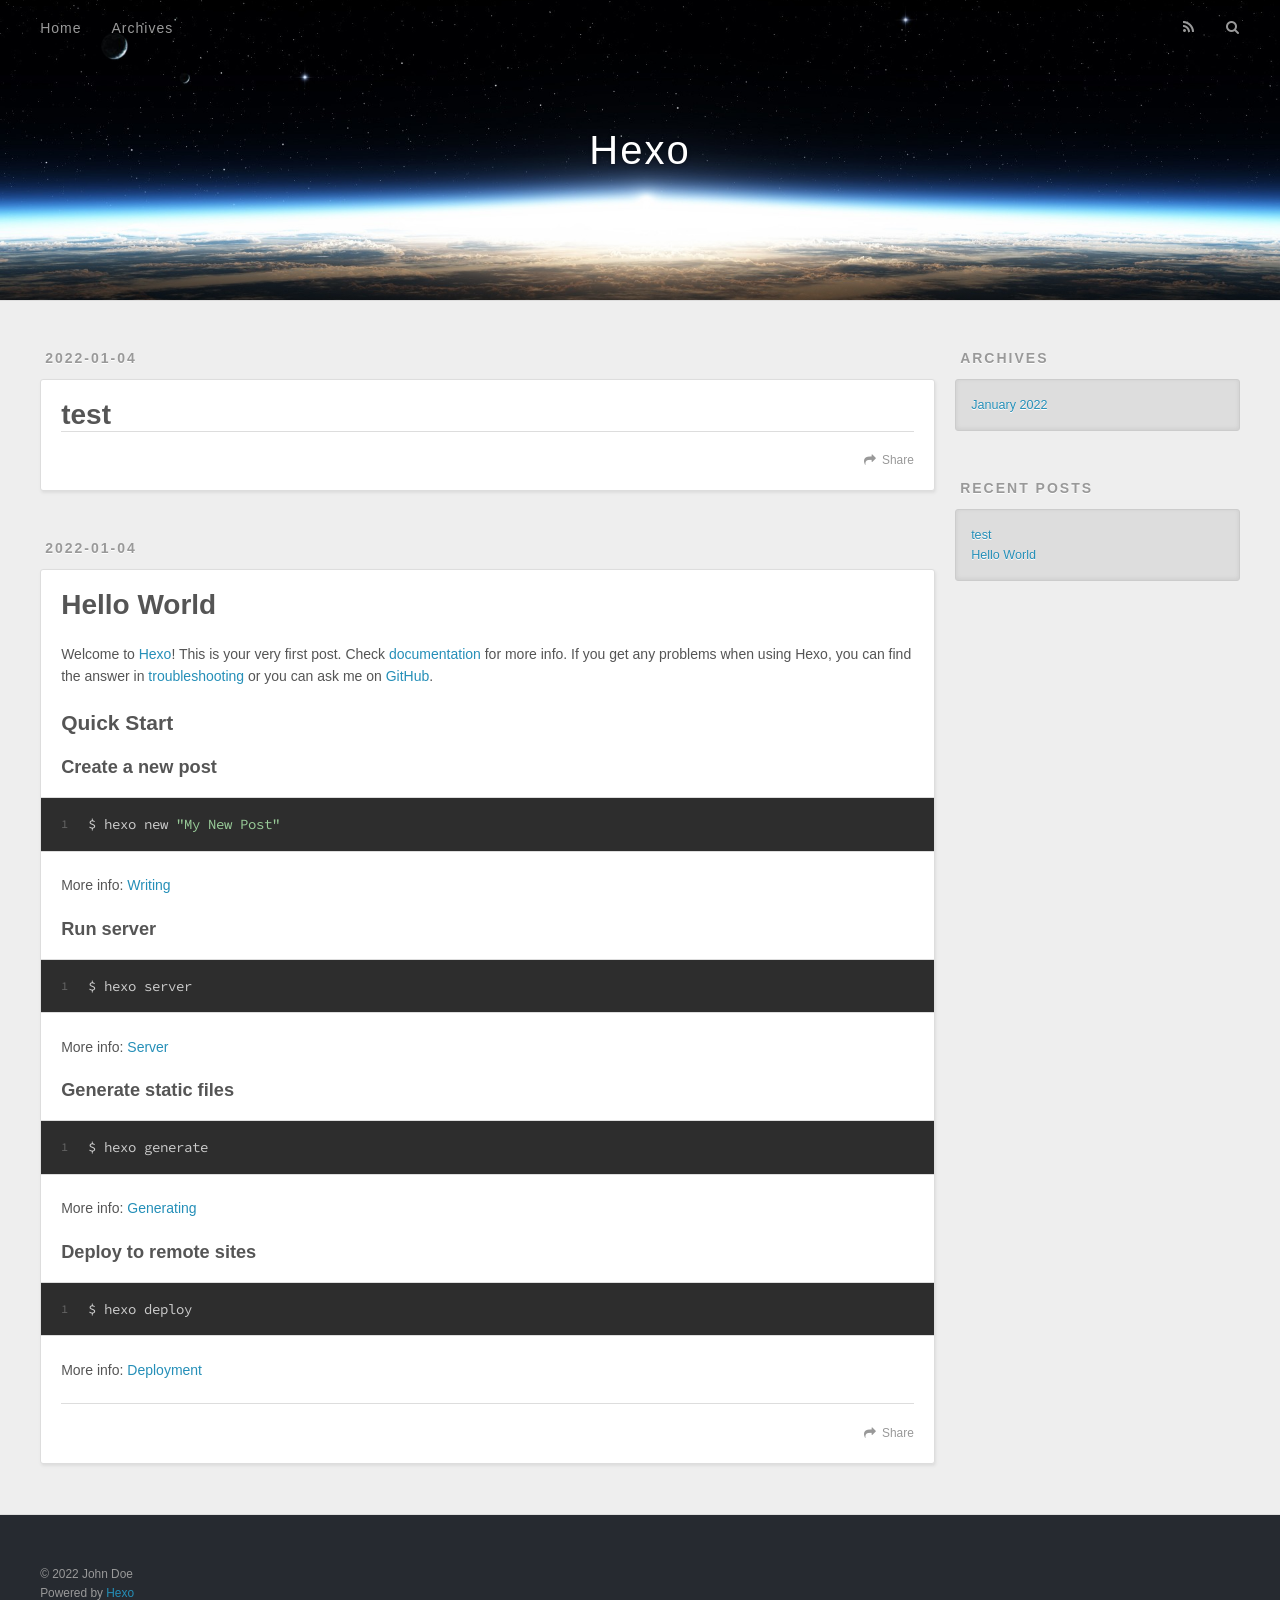
<file: index.html>
<!DOCTYPE html>
<html>
<head>
  <meta charset="utf-8">
  

  
  <title>Hexo</title>
  <meta name="viewport" content="width=device-width, initial-scale=1, maximum-scale=1">
  <meta property="og:type" content="website">
<meta property="og:title" content="Hexo">
<meta property="og:url" content="http://example.com/index.html">
<meta property="og:site_name" content="Hexo">
<meta property="og:locale" content="en_US">
<meta property="article:author" content="John Doe">
<meta name="twitter:card" content="summary">
  
    <link rel="alternate" href="/atom.xml" title="Hexo" type="application/atom+xml">
  
  
    <link rel="icon" href="/favicon.png">
  
  
    <link href="//fonts.googleapis.com/css?family=Source+Code+Pro" rel="stylesheet" type="text/css">
  
  
<link rel="stylesheet" href="/css/style.css">

<meta name="generator" content="Hexo 5.4.0"></head>

<body>
  <div id="container">
    <div id="wrap">
      <header id="header">
  <div id="banner"></div>
  <div id="header-outer" class="outer">
    <div id="header-title" class="inner">
      <h1 id="logo-wrap">
        <a href="/" id="logo">Hexo</a>
      </h1>
      
    </div>
    <div id="header-inner" class="inner">
      <nav id="main-nav">
        <a id="main-nav-toggle" class="nav-icon"></a>
        
          <a class="main-nav-link" href="/">Home</a>
        
          <a class="main-nav-link" href="/archives">Archives</a>
        
      </nav>
      <nav id="sub-nav">
        
          <a id="nav-rss-link" class="nav-icon" href="/atom.xml" title="RSS Feed"></a>
        
        <a id="nav-search-btn" class="nav-icon" title="Search"></a>
      </nav>
      <div id="search-form-wrap">
        <form action="//google.com/search" method="get" accept-charset="UTF-8" class="search-form"><input type="search" name="q" class="search-form-input" placeholder="Search"><button type="submit" class="search-form-submit">&#xF002;</button><input type="hidden" name="sitesearch" value="http://example.com"></form>
      </div>
    </div>
  </div>
</header>
      <div class="outer">
        <section id="main">
  
    <article id="post-test" class="article article-type-post" itemscope itemprop="blogPost">
  <div class="article-meta">
    <a href="/2022/01/04/test/" class="article-date">
  <time datetime="2022-01-04T12:18:44.000Z" itemprop="datePublished">2022-01-04</time>
</a>
    
  </div>
  <div class="article-inner">
    
    
      <header class="article-header">
        
  
    <h1 itemprop="name">
      <a class="article-title" href="/2022/01/04/test/">test</a>
    </h1>
  

      </header>
    
    <div class="article-entry" itemprop="articleBody">
      
        
      
    </div>
    <footer class="article-footer">
      <a data-url="http://example.com/2022/01/04/test/" data-id="cky03uu4i0001tw7be2qogeb2" class="article-share-link">Share</a>
      
      
    </footer>
  </div>
  
</article>


  
    <article id="post-hello-world" class="article article-type-post" itemscope itemprop="blogPost">
  <div class="article-meta">
    <a href="/2022/01/04/hello-world/" class="article-date">
  <time datetime="2022-01-04T12:12:17.335Z" itemprop="datePublished">2022-01-04</time>
</a>
    
  </div>
  <div class="article-inner">
    
    
      <header class="article-header">
        
  
    <h1 itemprop="name">
      <a class="article-title" href="/2022/01/04/hello-world/">Hello World</a>
    </h1>
  

      </header>
    
    <div class="article-entry" itemprop="articleBody">
      
        <p>Welcome to <a target="_blank" rel="noopener" href="https://hexo.io/">Hexo</a>! This is your very first post. Check <a target="_blank" rel="noopener" href="https://hexo.io/docs/">documentation</a> for more info. If you get any problems when using Hexo, you can find the answer in <a target="_blank" rel="noopener" href="https://hexo.io/docs/troubleshooting.html">troubleshooting</a> or you can ask me on <a target="_blank" rel="noopener" href="https://github.com/hexojs/hexo/issues">GitHub</a>.</p>
<h2 id="Quick-Start"><a href="#Quick-Start" class="headerlink" title="Quick Start"></a>Quick Start</h2><h3 id="Create-a-new-post"><a href="#Create-a-new-post" class="headerlink" title="Create a new post"></a>Create a new post</h3><figure class="highlight bash"><table><tr><td class="gutter"><pre><span class="line">1</span><br></pre></td><td class="code"><pre><span class="line">$ hexo new <span class="string">&quot;My New Post&quot;</span></span><br></pre></td></tr></table></figure>

<p>More info: <a target="_blank" rel="noopener" href="https://hexo.io/docs/writing.html">Writing</a></p>
<h3 id="Run-server"><a href="#Run-server" class="headerlink" title="Run server"></a>Run server</h3><figure class="highlight bash"><table><tr><td class="gutter"><pre><span class="line">1</span><br></pre></td><td class="code"><pre><span class="line">$ hexo server</span><br></pre></td></tr></table></figure>

<p>More info: <a target="_blank" rel="noopener" href="https://hexo.io/docs/server.html">Server</a></p>
<h3 id="Generate-static-files"><a href="#Generate-static-files" class="headerlink" title="Generate static files"></a>Generate static files</h3><figure class="highlight bash"><table><tr><td class="gutter"><pre><span class="line">1</span><br></pre></td><td class="code"><pre><span class="line">$ hexo generate</span><br></pre></td></tr></table></figure>

<p>More info: <a target="_blank" rel="noopener" href="https://hexo.io/docs/generating.html">Generating</a></p>
<h3 id="Deploy-to-remote-sites"><a href="#Deploy-to-remote-sites" class="headerlink" title="Deploy to remote sites"></a>Deploy to remote sites</h3><figure class="highlight bash"><table><tr><td class="gutter"><pre><span class="line">1</span><br></pre></td><td class="code"><pre><span class="line">$ hexo deploy</span><br></pre></td></tr></table></figure>

<p>More info: <a target="_blank" rel="noopener" href="https://hexo.io/docs/one-command-deployment.html">Deployment</a></p>

      
    </div>
    <footer class="article-footer">
      <a data-url="http://example.com/2022/01/04/hello-world/" data-id="cky03uu4d0000tw7bdc1800kq" class="article-share-link">Share</a>
      
      
    </footer>
  </div>
  
</article>


  


</section>
        
          <aside id="sidebar">
  
    

  
    

  
    
  
    
  <div class="widget-wrap">
    <h3 class="widget-title">Archives</h3>
    <div class="widget">
      <ul class="archive-list"><li class="archive-list-item"><a class="archive-list-link" href="/archives/2022/01/">January 2022</a></li></ul>
    </div>
  </div>


  
    
  <div class="widget-wrap">
    <h3 class="widget-title">Recent Posts</h3>
    <div class="widget">
      <ul>
        
          <li>
            <a href="/2022/01/04/test/">test</a>
          </li>
        
          <li>
            <a href="/2022/01/04/hello-world/">Hello World</a>
          </li>
        
      </ul>
    </div>
  </div>

  
</aside>
        
      </div>
      <footer id="footer">
  
  <div class="outer">
    <div id="footer-info" class="inner">
      &copy; 2022 John Doe<br>
      Powered by <a href="http://hexo.io/" target="_blank">Hexo</a>
    </div>
  </div>
</footer>
    </div>
    <nav id="mobile-nav">
  
    <a href="/" class="mobile-nav-link">Home</a>
  
    <a href="/archives" class="mobile-nav-link">Archives</a>
  
</nav>
    

<script src="//ajax.googleapis.com/ajax/libs/jquery/2.0.3/jquery.min.js"></script>


  
<link rel="stylesheet" href="/fancybox/jquery.fancybox.css">

  
<script src="/fancybox/jquery.fancybox.pack.js"></script>




<script src="/js/script.js"></script>




  </div>
</body>
</html>
</file>
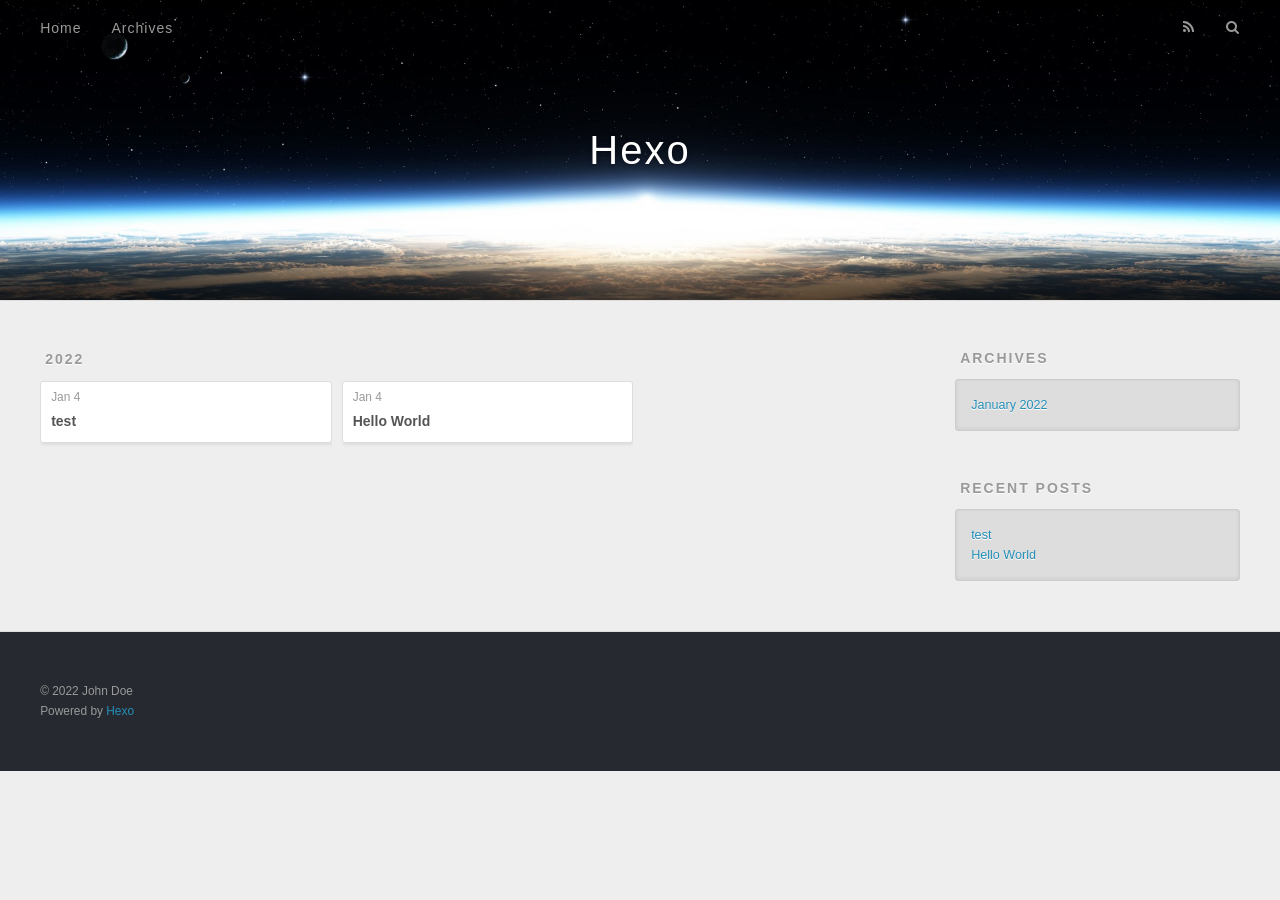
<file: archives/index.html>
<!DOCTYPE html>
<html>
<head>
  <meta charset="utf-8">
  

  
  <title>Archives | Hexo</title>
  <meta name="viewport" content="width=device-width, initial-scale=1, maximum-scale=1">
  <meta property="og:type" content="website">
<meta property="og:title" content="Hexo">
<meta property="og:url" content="http://example.com/archives/index.html">
<meta property="og:site_name" content="Hexo">
<meta property="og:locale" content="en_US">
<meta property="article:author" content="John Doe">
<meta name="twitter:card" content="summary">
  
    <link rel="alternate" href="/atom.xml" title="Hexo" type="application/atom+xml">
  
  
    <link rel="icon" href="/favicon.png">
  
  
    <link href="//fonts.googleapis.com/css?family=Source+Code+Pro" rel="stylesheet" type="text/css">
  
  
<link rel="stylesheet" href="/css/style.css">

<meta name="generator" content="Hexo 5.4.0"></head>

<body>
  <div id="container">
    <div id="wrap">
      <header id="header">
  <div id="banner"></div>
  <div id="header-outer" class="outer">
    <div id="header-title" class="inner">
      <h1 id="logo-wrap">
        <a href="/" id="logo">Hexo</a>
      </h1>
      
    </div>
    <div id="header-inner" class="inner">
      <nav id="main-nav">
        <a id="main-nav-toggle" class="nav-icon"></a>
        
          <a class="main-nav-link" href="/">Home</a>
        
          <a class="main-nav-link" href="/archives">Archives</a>
        
      </nav>
      <nav id="sub-nav">
        
          <a id="nav-rss-link" class="nav-icon" href="/atom.xml" title="RSS Feed"></a>
        
        <a id="nav-search-btn" class="nav-icon" title="Search"></a>
      </nav>
      <div id="search-form-wrap">
        <form action="//google.com/search" method="get" accept-charset="UTF-8" class="search-form"><input type="search" name="q" class="search-form-input" placeholder="Search"><button type="submit" class="search-form-submit">&#xF002;</button><input type="hidden" name="sitesearch" value="http://example.com"></form>
      </div>
    </div>
  </div>
</header>
      <div class="outer">
        <section id="main">
  
  
    
    
      
      
      <section class="archives-wrap">
        <div class="archive-year-wrap">
          <a href="/archives/2022" class="archive-year">2022</a>
        </div>
        <div class="archives">
    
    <article class="archive-article archive-type-post">
  <div class="archive-article-inner">
    <header class="archive-article-header">
      <a href="/2022/01/04/test/" class="archive-article-date">
  <time datetime="2022-01-04T12:18:44.000Z" itemprop="datePublished">Jan 4</time>
</a>
      
  
    <h1 itemprop="name">
      <a class="archive-article-title" href="/2022/01/04/test/">test</a>
    </h1>
  

    </header>
  </div>
</article>
  
    
    
    <article class="archive-article archive-type-post">
  <div class="archive-article-inner">
    <header class="archive-article-header">
      <a href="/2022/01/04/hello-world/" class="archive-article-date">
  <time datetime="2022-01-04T12:12:17.335Z" itemprop="datePublished">Jan 4</time>
</a>
      
  
    <h1 itemprop="name">
      <a class="archive-article-title" href="/2022/01/04/hello-world/">Hello World</a>
    </h1>
  

    </header>
  </div>
</article>
  
  
    </div></section>
  


</section>
        
          <aside id="sidebar">
  
    

  
    

  
    
  
    
  <div class="widget-wrap">
    <h3 class="widget-title">Archives</h3>
    <div class="widget">
      <ul class="archive-list"><li class="archive-list-item"><a class="archive-list-link" href="/archives/2022/01/">January 2022</a></li></ul>
    </div>
  </div>


  
    
  <div class="widget-wrap">
    <h3 class="widget-title">Recent Posts</h3>
    <div class="widget">
      <ul>
        
          <li>
            <a href="/2022/01/04/test/">test</a>
          </li>
        
          <li>
            <a href="/2022/01/04/hello-world/">Hello World</a>
          </li>
        
      </ul>
    </div>
  </div>

  
</aside>
        
      </div>
      <footer id="footer">
  
  <div class="outer">
    <div id="footer-info" class="inner">
      &copy; 2022 John Doe<br>
      Powered by <a href="http://hexo.io/" target="_blank">Hexo</a>
    </div>
  </div>
</footer>
    </div>
    <nav id="mobile-nav">
  
    <a href="/" class="mobile-nav-link">Home</a>
  
    <a href="/archives" class="mobile-nav-link">Archives</a>
  
</nav>
    

<script src="//ajax.googleapis.com/ajax/libs/jquery/2.0.3/jquery.min.js"></script>


  
<link rel="stylesheet" href="/fancybox/jquery.fancybox.css">

  
<script src="/fancybox/jquery.fancybox.pack.js"></script>




<script src="/js/script.js"></script>




  </div>
</body>
</html>
</file>
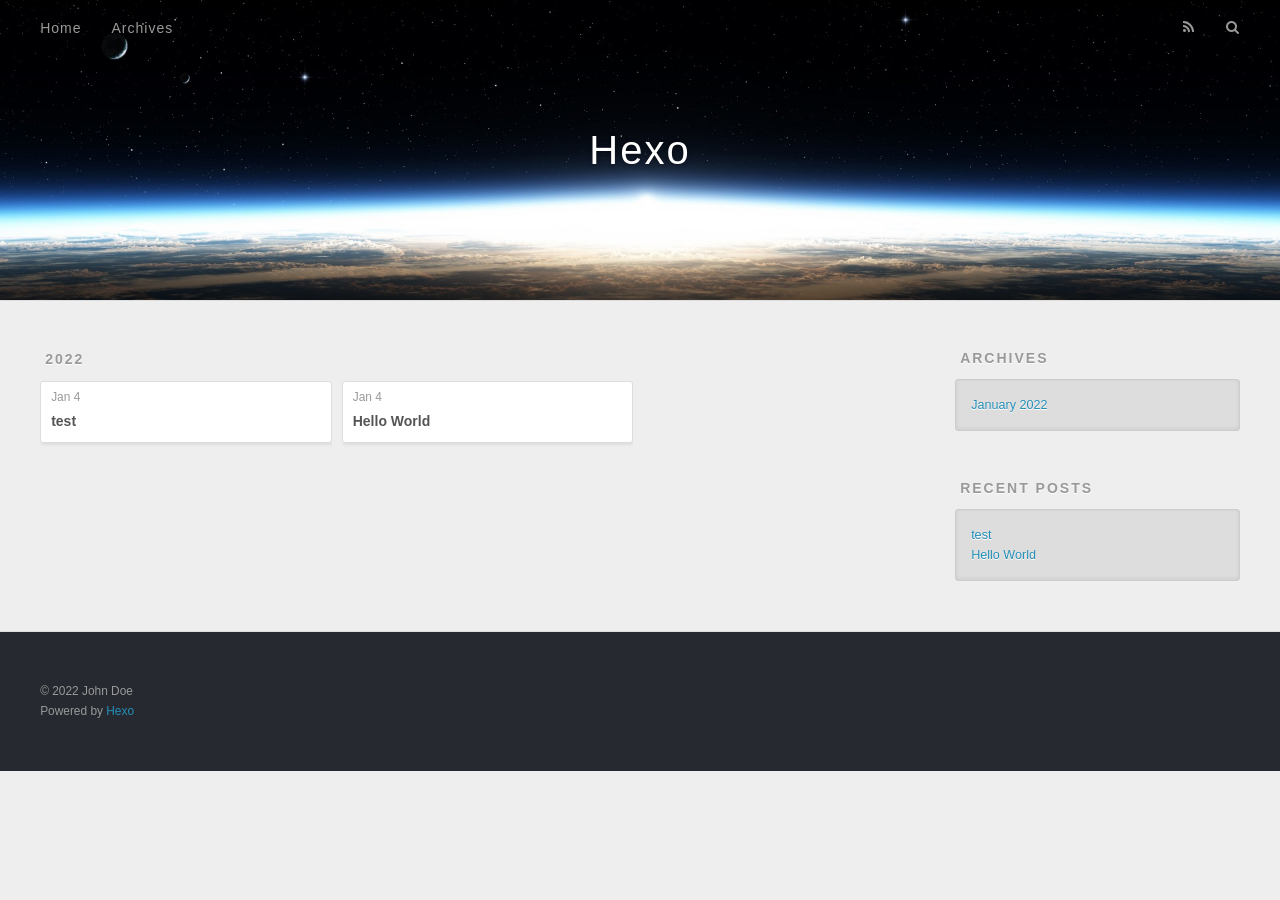
<file: archives/2022/index.html>
<!DOCTYPE html>
<html>
<head>
  <meta charset="utf-8">
  

  
  <title>Archives: 2022 | Hexo</title>
  <meta name="viewport" content="width=device-width, initial-scale=1, maximum-scale=1">
  <meta property="og:type" content="website">
<meta property="og:title" content="Hexo">
<meta property="og:url" content="http://example.com/archives/2022/index.html">
<meta property="og:site_name" content="Hexo">
<meta property="og:locale" content="en_US">
<meta property="article:author" content="John Doe">
<meta name="twitter:card" content="summary">
  
    <link rel="alternate" href="/atom.xml" title="Hexo" type="application/atom+xml">
  
  
    <link rel="icon" href="/favicon.png">
  
  
    <link href="//fonts.googleapis.com/css?family=Source+Code+Pro" rel="stylesheet" type="text/css">
  
  
<link rel="stylesheet" href="/css/style.css">

<meta name="generator" content="Hexo 5.4.0"></head>

<body>
  <div id="container">
    <div id="wrap">
      <header id="header">
  <div id="banner"></div>
  <div id="header-outer" class="outer">
    <div id="header-title" class="inner">
      <h1 id="logo-wrap">
        <a href="/" id="logo">Hexo</a>
      </h1>
      
    </div>
    <div id="header-inner" class="inner">
      <nav id="main-nav">
        <a id="main-nav-toggle" class="nav-icon"></a>
        
          <a class="main-nav-link" href="/">Home</a>
        
          <a class="main-nav-link" href="/archives">Archives</a>
        
      </nav>
      <nav id="sub-nav">
        
          <a id="nav-rss-link" class="nav-icon" href="/atom.xml" title="RSS Feed"></a>
        
        <a id="nav-search-btn" class="nav-icon" title="Search"></a>
      </nav>
      <div id="search-form-wrap">
        <form action="//google.com/search" method="get" accept-charset="UTF-8" class="search-form"><input type="search" name="q" class="search-form-input" placeholder="Search"><button type="submit" class="search-form-submit">&#xF002;</button><input type="hidden" name="sitesearch" value="http://example.com"></form>
      </div>
    </div>
  </div>
</header>
      <div class="outer">
        <section id="main">
  
  
    
    
      
      
      <section class="archives-wrap">
        <div class="archive-year-wrap">
          <a href="/archives/2022" class="archive-year">2022</a>
        </div>
        <div class="archives">
    
    <article class="archive-article archive-type-post">
  <div class="archive-article-inner">
    <header class="archive-article-header">
      <a href="/2022/01/04/test/" class="archive-article-date">
  <time datetime="2022-01-04T12:18:44.000Z" itemprop="datePublished">Jan 4</time>
</a>
      
  
    <h1 itemprop="name">
      <a class="archive-article-title" href="/2022/01/04/test/">test</a>
    </h1>
  

    </header>
  </div>
</article>
  
    
    
    <article class="archive-article archive-type-post">
  <div class="archive-article-inner">
    <header class="archive-article-header">
      <a href="/2022/01/04/hello-world/" class="archive-article-date">
  <time datetime="2022-01-04T12:12:17.335Z" itemprop="datePublished">Jan 4</time>
</a>
      
  
    <h1 itemprop="name">
      <a class="archive-article-title" href="/2022/01/04/hello-world/">Hello World</a>
    </h1>
  

    </header>
  </div>
</article>
  
  
    </div></section>
  


</section>
        
          <aside id="sidebar">
  
    

  
    

  
    
  
    
  <div class="widget-wrap">
    <h3 class="widget-title">Archives</h3>
    <div class="widget">
      <ul class="archive-list"><li class="archive-list-item"><a class="archive-list-link" href="/archives/2022/01/">January 2022</a></li></ul>
    </div>
  </div>


  
    
  <div class="widget-wrap">
    <h3 class="widget-title">Recent Posts</h3>
    <div class="widget">
      <ul>
        
          <li>
            <a href="/2022/01/04/test/">test</a>
          </li>
        
          <li>
            <a href="/2022/01/04/hello-world/">Hello World</a>
          </li>
        
      </ul>
    </div>
  </div>

  
</aside>
        
      </div>
      <footer id="footer">
  
  <div class="outer">
    <div id="footer-info" class="inner">
      &copy; 2022 John Doe<br>
      Powered by <a href="http://hexo.io/" target="_blank">Hexo</a>
    </div>
  </div>
</footer>
    </div>
    <nav id="mobile-nav">
  
    <a href="/" class="mobile-nav-link">Home</a>
  
    <a href="/archives" class="mobile-nav-link">Archives</a>
  
</nav>
    

<script src="//ajax.googleapis.com/ajax/libs/jquery/2.0.3/jquery.min.js"></script>


  
<link rel="stylesheet" href="/fancybox/jquery.fancybox.css">

  
<script src="/fancybox/jquery.fancybox.pack.js"></script>




<script src="/js/script.js"></script>




  </div>
</body>
</html>
</file>
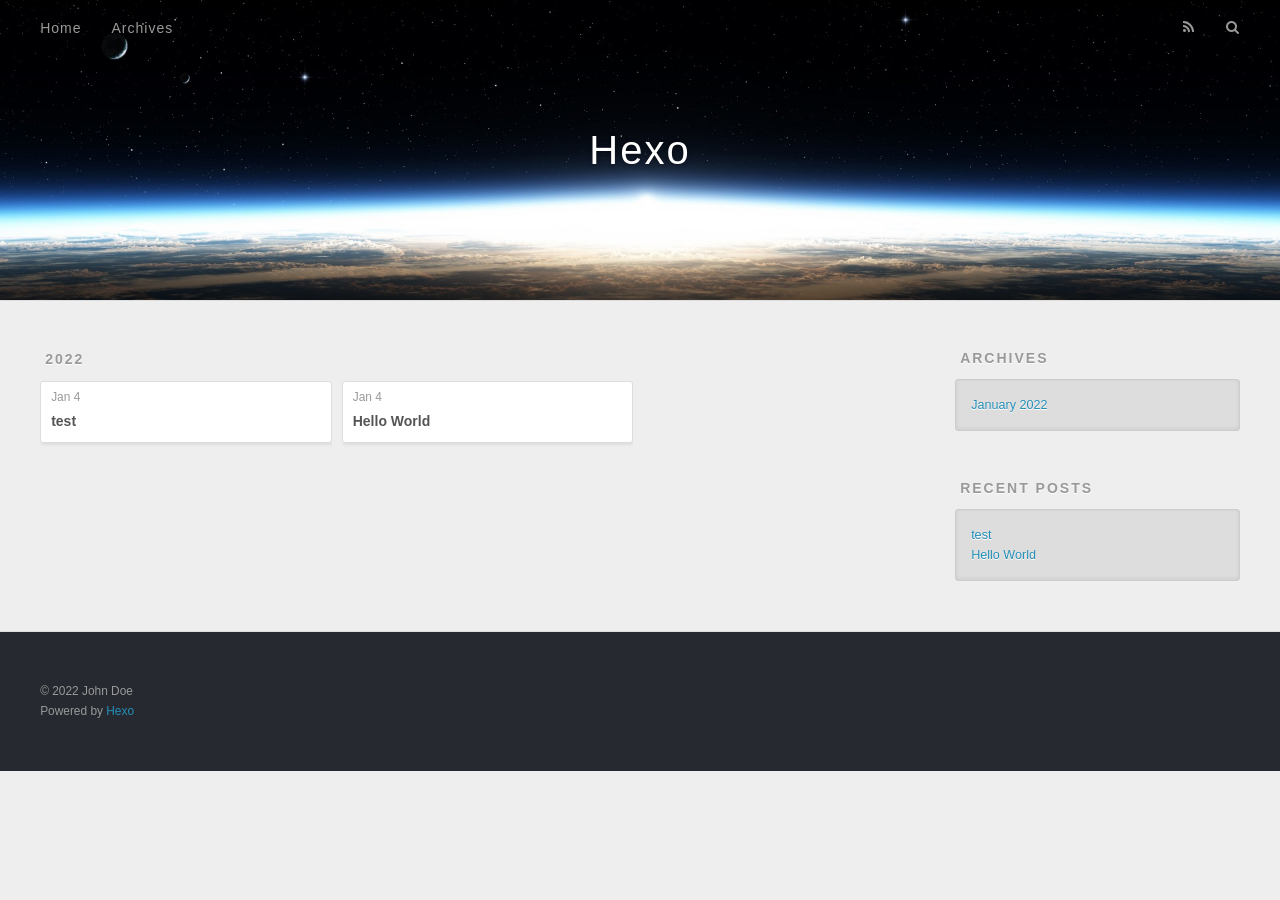
<file: archives/2022/01/index.html>
<!DOCTYPE html>
<html>
<head>
  <meta charset="utf-8">
  

  
  <title>Archives: 2022/1 | Hexo</title>
  <meta name="viewport" content="width=device-width, initial-scale=1, maximum-scale=1">
  <meta property="og:type" content="website">
<meta property="og:title" content="Hexo">
<meta property="og:url" content="http://example.com/archives/2022/01/index.html">
<meta property="og:site_name" content="Hexo">
<meta property="og:locale" content="en_US">
<meta property="article:author" content="John Doe">
<meta name="twitter:card" content="summary">
  
    <link rel="alternate" href="/atom.xml" title="Hexo" type="application/atom+xml">
  
  
    <link rel="icon" href="/favicon.png">
  
  
    <link href="//fonts.googleapis.com/css?family=Source+Code+Pro" rel="stylesheet" type="text/css">
  
  
<link rel="stylesheet" href="/css/style.css">

<meta name="generator" content="Hexo 5.4.0"></head>

<body>
  <div id="container">
    <div id="wrap">
      <header id="header">
  <div id="banner"></div>
  <div id="header-outer" class="outer">
    <div id="header-title" class="inner">
      <h1 id="logo-wrap">
        <a href="/" id="logo">Hexo</a>
      </h1>
      
    </div>
    <div id="header-inner" class="inner">
      <nav id="main-nav">
        <a id="main-nav-toggle" class="nav-icon"></a>
        
          <a class="main-nav-link" href="/">Home</a>
        
          <a class="main-nav-link" href="/archives">Archives</a>
        
      </nav>
      <nav id="sub-nav">
        
          <a id="nav-rss-link" class="nav-icon" href="/atom.xml" title="RSS Feed"></a>
        
        <a id="nav-search-btn" class="nav-icon" title="Search"></a>
      </nav>
      <div id="search-form-wrap">
        <form action="//google.com/search" method="get" accept-charset="UTF-8" class="search-form"><input type="search" name="q" class="search-form-input" placeholder="Search"><button type="submit" class="search-form-submit">&#xF002;</button><input type="hidden" name="sitesearch" value="http://example.com"></form>
      </div>
    </div>
  </div>
</header>
      <div class="outer">
        <section id="main">
  
  
    
    
      
      
      <section class="archives-wrap">
        <div class="archive-year-wrap">
          <a href="/archives/2022" class="archive-year">2022</a>
        </div>
        <div class="archives">
    
    <article class="archive-article archive-type-post">
  <div class="archive-article-inner">
    <header class="archive-article-header">
      <a href="/2022/01/04/test/" class="archive-article-date">
  <time datetime="2022-01-04T12:18:44.000Z" itemprop="datePublished">Jan 4</time>
</a>
      
  
    <h1 itemprop="name">
      <a class="archive-article-title" href="/2022/01/04/test/">test</a>
    </h1>
  

    </header>
  </div>
</article>
  
    
    
    <article class="archive-article archive-type-post">
  <div class="archive-article-inner">
    <header class="archive-article-header">
      <a href="/2022/01/04/hello-world/" class="archive-article-date">
  <time datetime="2022-01-04T12:12:17.335Z" itemprop="datePublished">Jan 4</time>
</a>
      
  
    <h1 itemprop="name">
      <a class="archive-article-title" href="/2022/01/04/hello-world/">Hello World</a>
    </h1>
  

    </header>
  </div>
</article>
  
  
    </div></section>
  


</section>
        
          <aside id="sidebar">
  
    

  
    

  
    
  
    
  <div class="widget-wrap">
    <h3 class="widget-title">Archives</h3>
    <div class="widget">
      <ul class="archive-list"><li class="archive-list-item"><a class="archive-list-link" href="/archives/2022/01/">January 2022</a></li></ul>
    </div>
  </div>


  
    
  <div class="widget-wrap">
    <h3 class="widget-title">Recent Posts</h3>
    <div class="widget">
      <ul>
        
          <li>
            <a href="/2022/01/04/test/">test</a>
          </li>
        
          <li>
            <a href="/2022/01/04/hello-world/">Hello World</a>
          </li>
        
      </ul>
    </div>
  </div>

  
</aside>
        
      </div>
      <footer id="footer">
  
  <div class="outer">
    <div id="footer-info" class="inner">
      &copy; 2022 John Doe<br>
      Powered by <a href="http://hexo.io/" target="_blank">Hexo</a>
    </div>
  </div>
</footer>
    </div>
    <nav id="mobile-nav">
  
    <a href="/" class="mobile-nav-link">Home</a>
  
    <a href="/archives" class="mobile-nav-link">Archives</a>
  
</nav>
    

<script src="//ajax.googleapis.com/ajax/libs/jquery/2.0.3/jquery.min.js"></script>


  
<link rel="stylesheet" href="/fancybox/jquery.fancybox.css">

  
<script src="/fancybox/jquery.fancybox.pack.js"></script>




<script src="/js/script.js"></script>




  </div>
</body>
</html>
</file>
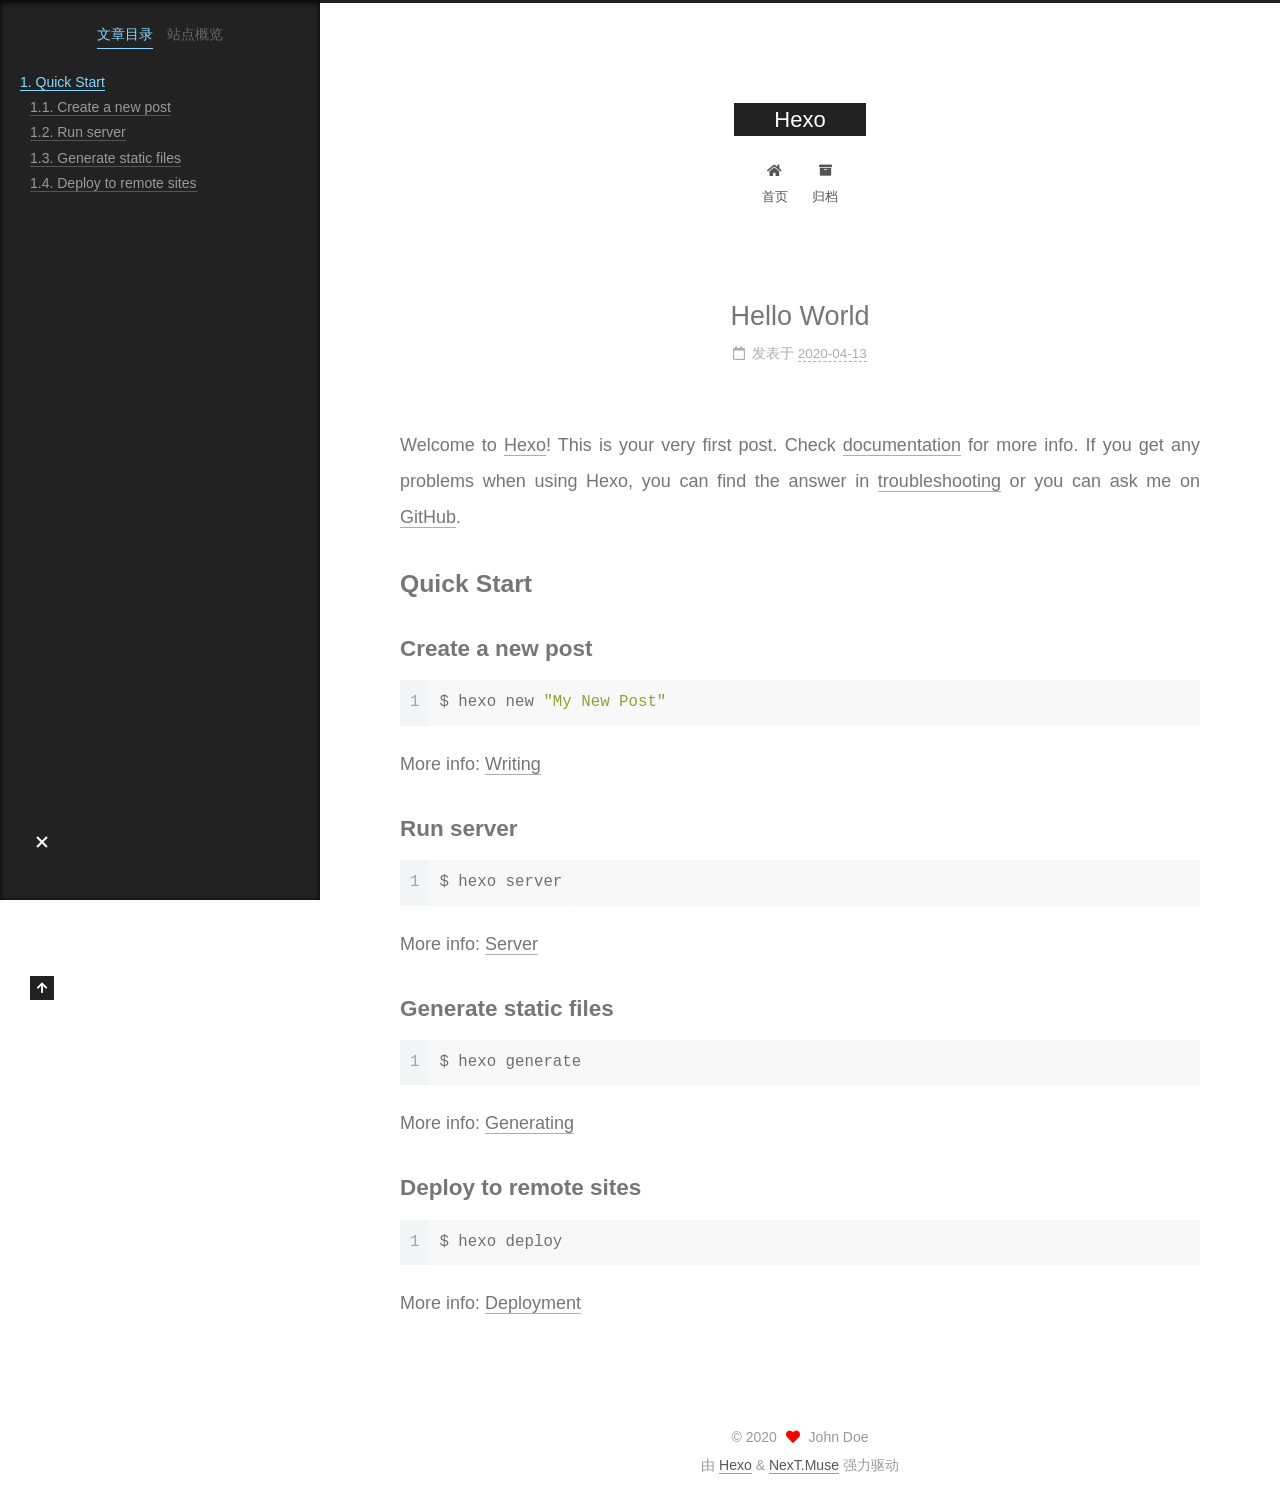
<file: 2020/04/13/hello-world/index.html>
<!DOCTYPE html>
<html lang="zh-CN">
<head>
  <meta charset="UTF-8">
<meta name="viewport" content="width=device-width, initial-scale=1, maximum-scale=2">
<meta name="theme-color" content="#222">
<meta name="generator" content="Hexo 4.2.0">
  <link rel="apple-touch-icon" sizes="180x180" href="/images/apple-touch-icon-next.png">
  <link rel="icon" type="image/png" sizes="32x32" href="/images/favicon-32x32-next.png">
  <link rel="icon" type="image/png" sizes="16x16" href="/images/favicon-16x16-next.png">
  <link rel="mask-icon" href="/images/logo.svg" color="#222">

<link rel="stylesheet" href="/css/main.css">


<link rel="stylesheet" href="/lib/font-awesome/css/all.min.css">

<script id="hexo-configurations">
    var NexT = window.NexT || {};
    var CONFIG = {"hostname":"yoursite.com","root":"/","scheme":"Muse","version":"7.8.0","exturl":false,"sidebar":{"position":"left","display":"post","padding":18,"offset":12,"onmobile":false},"copycode":{"enable":false,"show_result":false,"style":null},"back2top":{"enable":true,"sidebar":false,"scrollpercent":false},"bookmark":{"enable":false,"color":"#222","save":"auto"},"fancybox":false,"mediumzoom":false,"lazyload":false,"pangu":false,"comments":{"style":"tabs","active":null,"storage":true,"lazyload":false,"nav":null},"algolia":{"hits":{"per_page":10},"labels":{"input_placeholder":"Search for Posts","hits_empty":"We didn't find any results for the search: ${query}","hits_stats":"${hits} results found in ${time} ms"}},"localsearch":{"enable":false,"trigger":"auto","top_n_per_article":1,"unescape":false,"preload":false},"motion":{"enable":true,"async":false,"transition":{"post_block":"fadeIn","post_header":"slideDownIn","post_body":"slideDownIn","coll_header":"slideLeftIn","sidebar":"slideUpIn"}}};
  </script>

  <meta name="description" content="Welcome to Hexo! This is your very first post. Check documentation for more info. If you get any problems when using Hexo, you can find the answer in troubleshooting or you can ask me on GitHub. Quick">
<meta property="og:type" content="article">
<meta property="og:title" content="Hello World">
<meta property="og:url" content="http://yoursite.com/2020/04/13/hello-world/index.html">
<meta property="og:site_name" content="Hexo">
<meta property="og:description" content="Welcome to Hexo! This is your very first post. Check documentation for more info. If you get any problems when using Hexo, you can find the answer in troubleshooting or you can ask me on GitHub. Quick">
<meta property="og:locale" content="zh_CN">
<meta property="article:published_time" content="2020-04-13T13:41:08.712Z">
<meta property="article:modified_time" content="2020-04-13T13:41:08.712Z">
<meta property="article:author" content="John Doe">
<meta name="twitter:card" content="summary">

<link rel="canonical" href="http://yoursite.com/2020/04/13/hello-world/">


<script id="page-configurations">
  // https://hexo.io/docs/variables.html
  CONFIG.page = {
    sidebar: "",
    isHome : false,
    isPost : true,
    lang   : 'zh-CN'
  };
</script>

  <title>Hello World | Hexo</title>
  






  <noscript>
  <style>
  .use-motion .brand,
  .use-motion .menu-item,
  .sidebar-inner,
  .use-motion .post-block,
  .use-motion .pagination,
  .use-motion .comments,
  .use-motion .post-header,
  .use-motion .post-body,
  .use-motion .collection-header { opacity: initial; }

  .use-motion .site-title,
  .use-motion .site-subtitle {
    opacity: initial;
    top: initial;
  }

  .use-motion .logo-line-before i { left: initial; }
  .use-motion .logo-line-after i { right: initial; }
  </style>
</noscript>

</head>

<body itemscope itemtype="http://schema.org/WebPage">
  <div class="container use-motion">
    <div class="headband"></div>

    <header class="header" itemscope itemtype="http://schema.org/WPHeader">
      <div class="header-inner"><div class="site-brand-container">
  <div class="site-nav-toggle">
    <div class="toggle" aria-label="切换导航栏">
      <span class="toggle-line toggle-line-first"></span>
      <span class="toggle-line toggle-line-middle"></span>
      <span class="toggle-line toggle-line-last"></span>
    </div>
  </div>

  <div class="site-meta">

    <a href="/" class="brand" rel="start">
      <span class="logo-line-before"><i></i></span>
      <h1 class="site-title">Hexo</h1>
      <span class="logo-line-after"><i></i></span>
    </a>
  </div>

  <div class="site-nav-right">
    <div class="toggle popup-trigger">
    </div>
  </div>
</div>




<nav class="site-nav">
  <ul id="menu" class="main-menu menu">
        <li class="menu-item menu-item-home">

    <a href="/" rel="section"><i class="fa fa-home fa-fw"></i>首页</a>

  </li>
        <li class="menu-item menu-item-archives">

    <a href="/archives/" rel="section"><i class="fa fa-archive fa-fw"></i>归档</a>

  </li>
  </ul>
</nav>




</div>
    </header>

    
  <div class="back-to-top">
    <i class="fa fa-arrow-up"></i>
    <span>0%</span>
  </div>


    <main class="main">
      <div class="main-inner">
        <div class="content-wrap">
          

          <div class="content post posts-expand">
            

    
  
  
  <article itemscope itemtype="http://schema.org/Article" class="post-block" lang="zh-CN">
    <link itemprop="mainEntityOfPage" href="http://yoursite.com/2020/04/13/hello-world/">

    <span hidden itemprop="author" itemscope itemtype="http://schema.org/Person">
      <meta itemprop="image" content="/images/avatar.gif">
      <meta itemprop="name" content="John Doe">
      <meta itemprop="description" content="">
    </span>

    <span hidden itemprop="publisher" itemscope itemtype="http://schema.org/Organization">
      <meta itemprop="name" content="Hexo">
    </span>
      <header class="post-header">
        <h1 class="post-title" itemprop="name headline">
          Hello World
        </h1>

        <div class="post-meta">
            <span class="post-meta-item">
              <span class="post-meta-item-icon">
                <i class="far fa-calendar"></i>
              </span>
              <span class="post-meta-item-text">发表于</span>

              <time title="创建时间：2020-04-13 21:41:08" itemprop="dateCreated datePublished" datetime="2020-04-13T21:41:08+08:00">2020-04-13</time>
            </span>

          

        </div>
      </header>

    
    
    
    <div class="post-body" itemprop="articleBody">

      
        <p>Welcome to <a href="https://hexo.io/" target="_blank" rel="noopener">Hexo</a>! This is your very first post. Check <a href="https://hexo.io/docs/" target="_blank" rel="noopener">documentation</a> for more info. If you get any problems when using Hexo, you can find the answer in <a href="https://hexo.io/docs/troubleshooting.html" target="_blank" rel="noopener">troubleshooting</a> or you can ask me on <a href="https://github.com/hexojs/hexo/issues" target="_blank" rel="noopener">GitHub</a>.</p>
<h2 id="Quick-Start"><a href="#Quick-Start" class="headerlink" title="Quick Start"></a>Quick Start</h2><h3 id="Create-a-new-post"><a href="#Create-a-new-post" class="headerlink" title="Create a new post"></a>Create a new post</h3><figure class="highlight bash"><table><tr><td class="gutter"><pre><span class="line">1</span><br></pre></td><td class="code"><pre><span class="line">$ hexo new <span class="string">"My New Post"</span></span><br></pre></td></tr></table></figure>

<p>More info: <a href="https://hexo.io/docs/writing.html" target="_blank" rel="noopener">Writing</a></p>
<h3 id="Run-server"><a href="#Run-server" class="headerlink" title="Run server"></a>Run server</h3><figure class="highlight bash"><table><tr><td class="gutter"><pre><span class="line">1</span><br></pre></td><td class="code"><pre><span class="line">$ hexo server</span><br></pre></td></tr></table></figure>

<p>More info: <a href="https://hexo.io/docs/server.html" target="_blank" rel="noopener">Server</a></p>
<h3 id="Generate-static-files"><a href="#Generate-static-files" class="headerlink" title="Generate static files"></a>Generate static files</h3><figure class="highlight bash"><table><tr><td class="gutter"><pre><span class="line">1</span><br></pre></td><td class="code"><pre><span class="line">$ hexo generate</span><br></pre></td></tr></table></figure>

<p>More info: <a href="https://hexo.io/docs/generating.html" target="_blank" rel="noopener">Generating</a></p>
<h3 id="Deploy-to-remote-sites"><a href="#Deploy-to-remote-sites" class="headerlink" title="Deploy to remote sites"></a>Deploy to remote sites</h3><figure class="highlight bash"><table><tr><td class="gutter"><pre><span class="line">1</span><br></pre></td><td class="code"><pre><span class="line">$ hexo deploy</span><br></pre></td></tr></table></figure>

<p>More info: <a href="https://hexo.io/docs/one-command-deployment.html" target="_blank" rel="noopener">Deployment</a></p>

    </div>

    
    
    

      <footer class="post-footer">

        


        
      </footer>
    
  </article>
  
  
  



          </div>
          

<script>
  window.addEventListener('tabs:register', () => {
    let { activeClass } = CONFIG.comments;
    if (CONFIG.comments.storage) {
      activeClass = localStorage.getItem('comments_active') || activeClass;
    }
    if (activeClass) {
      let activeTab = document.querySelector(`a[href="#comment-${activeClass}"]`);
      if (activeTab) {
        activeTab.click();
      }
    }
  });
  if (CONFIG.comments.storage) {
    window.addEventListener('tabs:click', event => {
      if (!event.target.matches('.tabs-comment .tab-content .tab-pane')) return;
      let commentClass = event.target.classList[1];
      localStorage.setItem('comments_active', commentClass);
    });
  }
</script>

        </div>
          
  
  <div class="toggle sidebar-toggle">
    <span class="toggle-line toggle-line-first"></span>
    <span class="toggle-line toggle-line-middle"></span>
    <span class="toggle-line toggle-line-last"></span>
  </div>

  <aside class="sidebar">
    <div class="sidebar-inner">

      <ul class="sidebar-nav motion-element">
        <li class="sidebar-nav-toc">
          文章目录
        </li>
        <li class="sidebar-nav-overview">
          站点概览
        </li>
      </ul>

      <!--noindex-->
      <div class="post-toc-wrap sidebar-panel">
          <div class="post-toc motion-element"><ol class="nav"><li class="nav-item nav-level-2"><a class="nav-link" href="#Quick-Start"><span class="nav-number">1.</span> <span class="nav-text">Quick Start</span></a><ol class="nav-child"><li class="nav-item nav-level-3"><a class="nav-link" href="#Create-a-new-post"><span class="nav-number">1.1.</span> <span class="nav-text">Create a new post</span></a></li><li class="nav-item nav-level-3"><a class="nav-link" href="#Run-server"><span class="nav-number">1.2.</span> <span class="nav-text">Run server</span></a></li><li class="nav-item nav-level-3"><a class="nav-link" href="#Generate-static-files"><span class="nav-number">1.3.</span> <span class="nav-text">Generate static files</span></a></li><li class="nav-item nav-level-3"><a class="nav-link" href="#Deploy-to-remote-sites"><span class="nav-number">1.4.</span> <span class="nav-text">Deploy to remote sites</span></a></li></ol></li></ol></div>
      </div>
      <!--/noindex-->

      <div class="site-overview-wrap sidebar-panel">
        <div class="site-author motion-element" itemprop="author" itemscope itemtype="http://schema.org/Person">
  <p class="site-author-name" itemprop="name">John Doe</p>
  <div class="site-description" itemprop="description"></div>
</div>
<div class="site-state-wrap motion-element">
  <nav class="site-state">
      <div class="site-state-item site-state-posts">
          <a href="/archives/">
        
          <span class="site-state-item-count">1</span>
          <span class="site-state-item-name">日志</span>
        </a>
      </div>
  </nav>
</div>



      </div>

    </div>
  </aside>
  <div id="sidebar-dimmer"></div>


      </div>
    </main>

    <footer class="footer">
      <div class="footer-inner">
        

        

<div class="copyright">
  
  &copy; 
  <span itemprop="copyrightYear">2020</span>
  <span class="with-love">
    <i class="fa fa-heart"></i>
  </span>
  <span class="author" itemprop="copyrightHolder">John Doe</span>
</div>
  <div class="powered-by">由 <a href="https://hexo.io/" class="theme-link" rel="noopener" target="_blank">Hexo</a> & <a href="https://muse.theme-next.org/" class="theme-link" rel="noopener" target="_blank">NexT.Muse</a> 强力驱动
  </div>

        








      </div>
    </footer>
  </div>

  
  <script src="/lib/anime.min.js"></script>
  <script src="/lib/velocity/velocity.min.js"></script>
  <script src="/lib/velocity/velocity.ui.min.js"></script>

<script src="/js/utils.js"></script>

<script src="/js/motion.js"></script>


<script src="/js/schemes/muse.js"></script>


<script src="/js/next-boot.js"></script>




  















  

  

</body>
</html>
</file>
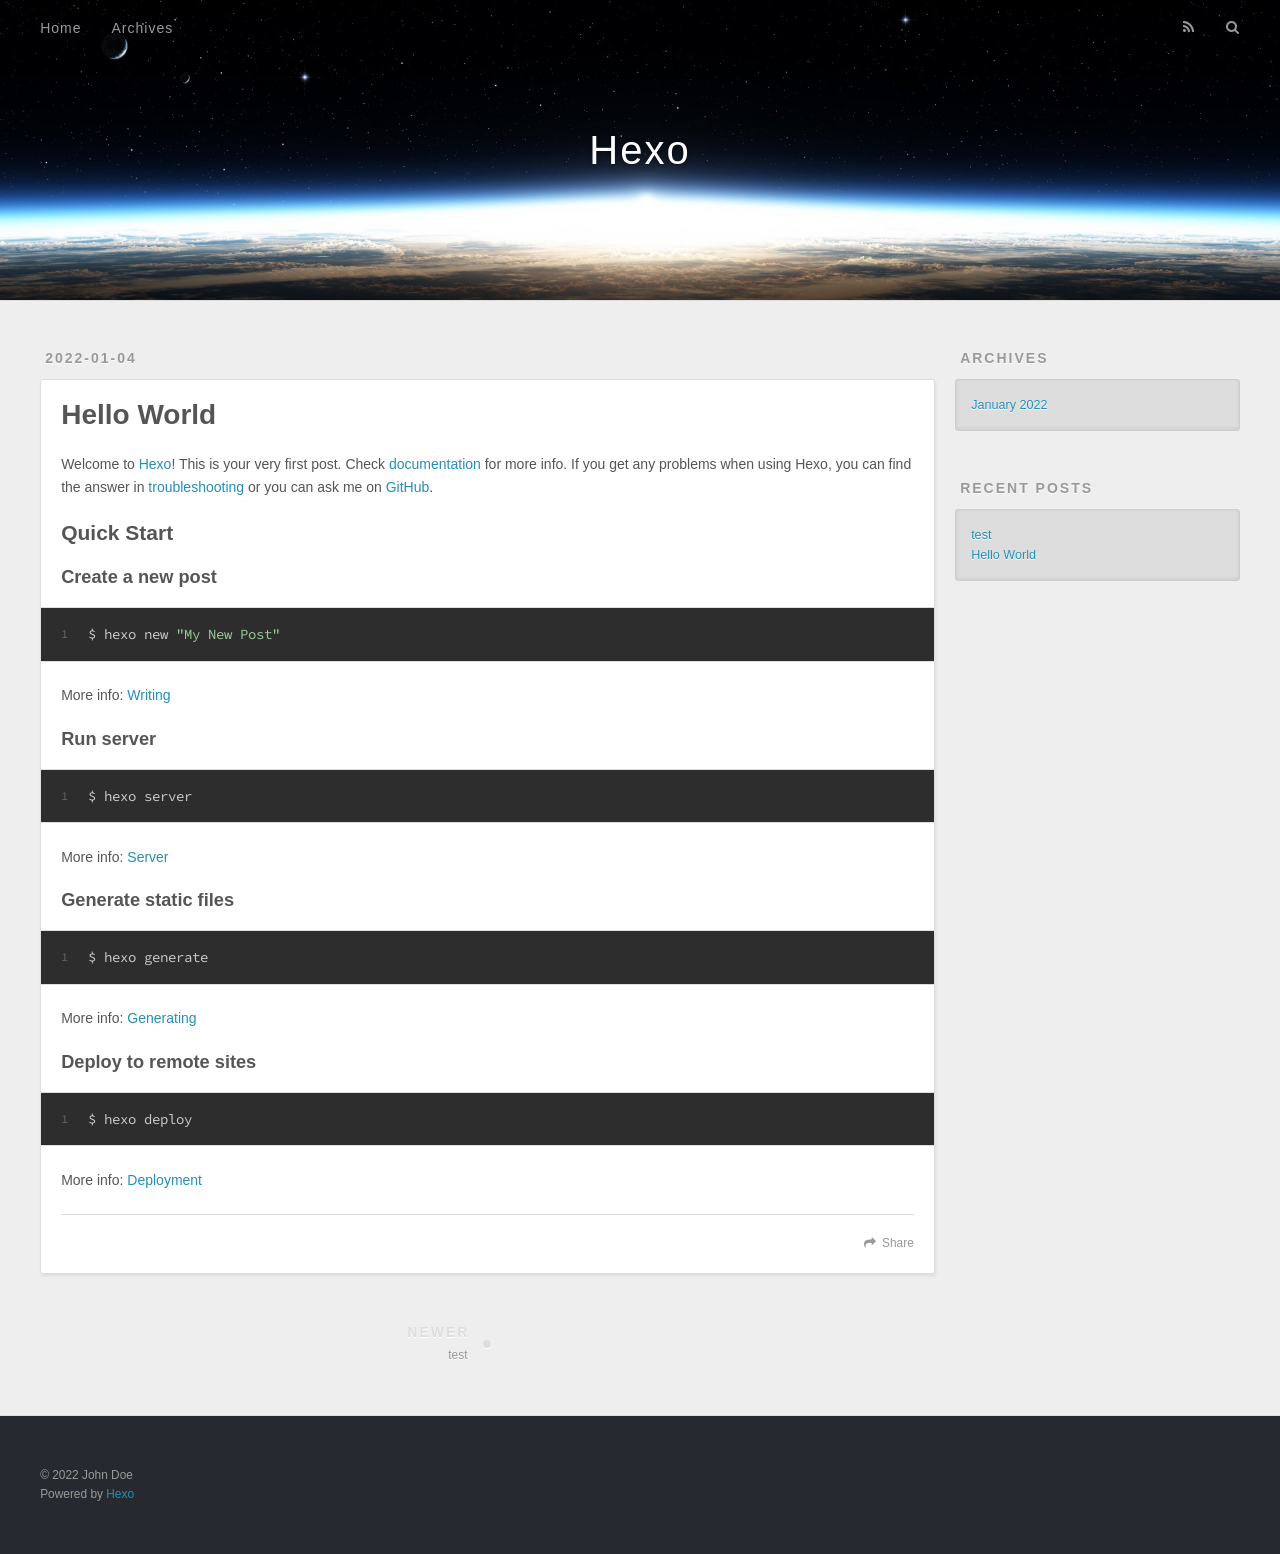
<file: 2022/01/04/hello-world/index.html>
<!DOCTYPE html>
<html>
<head>
  <meta charset="utf-8">
  

  
  <title>Hello World | Hexo</title>
  <meta name="viewport" content="width=device-width, initial-scale=1, maximum-scale=1">
  <meta name="description" content="Welcome to Hexo! This is your very first post. Check documentation for more info. If you get any problems when using Hexo, you can find the answer in troubleshooting or you can ask me on GitHub. Quick">
<meta property="og:type" content="article">
<meta property="og:title" content="Hello World">
<meta property="og:url" content="http://example.com/2022/01/04/hello-world/index.html">
<meta property="og:site_name" content="Hexo">
<meta property="og:description" content="Welcome to Hexo! This is your very first post. Check documentation for more info. If you get any problems when using Hexo, you can find the answer in troubleshooting or you can ask me on GitHub. Quick">
<meta property="og:locale" content="en_US">
<meta property="article:published_time" content="2022-01-04T12:12:17.335Z">
<meta property="article:modified_time" content="2022-01-04T12:11:26.156Z">
<meta property="article:author" content="John Doe">
<meta name="twitter:card" content="summary">
  
    <link rel="alternate" href="/atom.xml" title="Hexo" type="application/atom+xml">
  
  
    <link rel="icon" href="/favicon.png">
  
  
    <link href="//fonts.googleapis.com/css?family=Source+Code+Pro" rel="stylesheet" type="text/css">
  
  
<link rel="stylesheet" href="/css/style.css">

<meta name="generator" content="Hexo 5.4.0"></head>

<body>
  <div id="container">
    <div id="wrap">
      <header id="header">
  <div id="banner"></div>
  <div id="header-outer" class="outer">
    <div id="header-title" class="inner">
      <h1 id="logo-wrap">
        <a href="/" id="logo">Hexo</a>
      </h1>
      
    </div>
    <div id="header-inner" class="inner">
      <nav id="main-nav">
        <a id="main-nav-toggle" class="nav-icon"></a>
        
          <a class="main-nav-link" href="/">Home</a>
        
          <a class="main-nav-link" href="/archives">Archives</a>
        
      </nav>
      <nav id="sub-nav">
        
          <a id="nav-rss-link" class="nav-icon" href="/atom.xml" title="RSS Feed"></a>
        
        <a id="nav-search-btn" class="nav-icon" title="Search"></a>
      </nav>
      <div id="search-form-wrap">
        <form action="//google.com/search" method="get" accept-charset="UTF-8" class="search-form"><input type="search" name="q" class="search-form-input" placeholder="Search"><button type="submit" class="search-form-submit">&#xF002;</button><input type="hidden" name="sitesearch" value="http://example.com"></form>
      </div>
    </div>
  </div>
</header>
      <div class="outer">
        <section id="main"><article id="post-hello-world" class="article article-type-post" itemscope itemprop="blogPost">
  <div class="article-meta">
    <a href="/2022/01/04/hello-world/" class="article-date">
  <time datetime="2022-01-04T12:12:17.335Z" itemprop="datePublished">2022-01-04</time>
</a>
    
  </div>
  <div class="article-inner">
    
    
      <header class="article-header">
        
  
    <h1 class="article-title" itemprop="name">
      Hello World
    </h1>
  

      </header>
    
    <div class="article-entry" itemprop="articleBody">
      
        <p>Welcome to <a target="_blank" rel="noopener" href="https://hexo.io/">Hexo</a>! This is your very first post. Check <a target="_blank" rel="noopener" href="https://hexo.io/docs/">documentation</a> for more info. If you get any problems when using Hexo, you can find the answer in <a target="_blank" rel="noopener" href="https://hexo.io/docs/troubleshooting.html">troubleshooting</a> or you can ask me on <a target="_blank" rel="noopener" href="https://github.com/hexojs/hexo/issues">GitHub</a>.</p>
<h2 id="Quick-Start"><a href="#Quick-Start" class="headerlink" title="Quick Start"></a>Quick Start</h2><h3 id="Create-a-new-post"><a href="#Create-a-new-post" class="headerlink" title="Create a new post"></a>Create a new post</h3><figure class="highlight bash"><table><tr><td class="gutter"><pre><span class="line">1</span><br></pre></td><td class="code"><pre><span class="line">$ hexo new <span class="string">&quot;My New Post&quot;</span></span><br></pre></td></tr></table></figure>

<p>More info: <a target="_blank" rel="noopener" href="https://hexo.io/docs/writing.html">Writing</a></p>
<h3 id="Run-server"><a href="#Run-server" class="headerlink" title="Run server"></a>Run server</h3><figure class="highlight bash"><table><tr><td class="gutter"><pre><span class="line">1</span><br></pre></td><td class="code"><pre><span class="line">$ hexo server</span><br></pre></td></tr></table></figure>

<p>More info: <a target="_blank" rel="noopener" href="https://hexo.io/docs/server.html">Server</a></p>
<h3 id="Generate-static-files"><a href="#Generate-static-files" class="headerlink" title="Generate static files"></a>Generate static files</h3><figure class="highlight bash"><table><tr><td class="gutter"><pre><span class="line">1</span><br></pre></td><td class="code"><pre><span class="line">$ hexo generate</span><br></pre></td></tr></table></figure>

<p>More info: <a target="_blank" rel="noopener" href="https://hexo.io/docs/generating.html">Generating</a></p>
<h3 id="Deploy-to-remote-sites"><a href="#Deploy-to-remote-sites" class="headerlink" title="Deploy to remote sites"></a>Deploy to remote sites</h3><figure class="highlight bash"><table><tr><td class="gutter"><pre><span class="line">1</span><br></pre></td><td class="code"><pre><span class="line">$ hexo deploy</span><br></pre></td></tr></table></figure>

<p>More info: <a target="_blank" rel="noopener" href="https://hexo.io/docs/one-command-deployment.html">Deployment</a></p>

      
    </div>
    <footer class="article-footer">
      <a data-url="http://example.com/2022/01/04/hello-world/" data-id="cky03uu4d0000tw7bdc1800kq" class="article-share-link">Share</a>
      
      
    </footer>
  </div>
  
    
<nav id="article-nav">
  
    <a href="/2022/01/04/test/" id="article-nav-newer" class="article-nav-link-wrap">
      <strong class="article-nav-caption">Newer</strong>
      <div class="article-nav-title">
        
          test
        
      </div>
    </a>
  
  
</nav>

  
</article>

</section>
        
          <aside id="sidebar">
  
    

  
    

  
    
  
    
  <div class="widget-wrap">
    <h3 class="widget-title">Archives</h3>
    <div class="widget">
      <ul class="archive-list"><li class="archive-list-item"><a class="archive-list-link" href="/archives/2022/01/">January 2022</a></li></ul>
    </div>
  </div>


  
    
  <div class="widget-wrap">
    <h3 class="widget-title">Recent Posts</h3>
    <div class="widget">
      <ul>
        
          <li>
            <a href="/2022/01/04/test/">test</a>
          </li>
        
          <li>
            <a href="/2022/01/04/hello-world/">Hello World</a>
          </li>
        
      </ul>
    </div>
  </div>

  
</aside>
        
      </div>
      <footer id="footer">
  
  <div class="outer">
    <div id="footer-info" class="inner">
      &copy; 2022 John Doe<br>
      Powered by <a href="http://hexo.io/" target="_blank">Hexo</a>
    </div>
  </div>
</footer>
    </div>
    <nav id="mobile-nav">
  
    <a href="/" class="mobile-nav-link">Home</a>
  
    <a href="/archives" class="mobile-nav-link">Archives</a>
  
</nav>
    

<script src="//ajax.googleapis.com/ajax/libs/jquery/2.0.3/jquery.min.js"></script>


  
<link rel="stylesheet" href="/fancybox/jquery.fancybox.css">

  
<script src="/fancybox/jquery.fancybox.pack.js"></script>




<script src="/js/script.js"></script>




  </div>
</body>
</html>
</file>
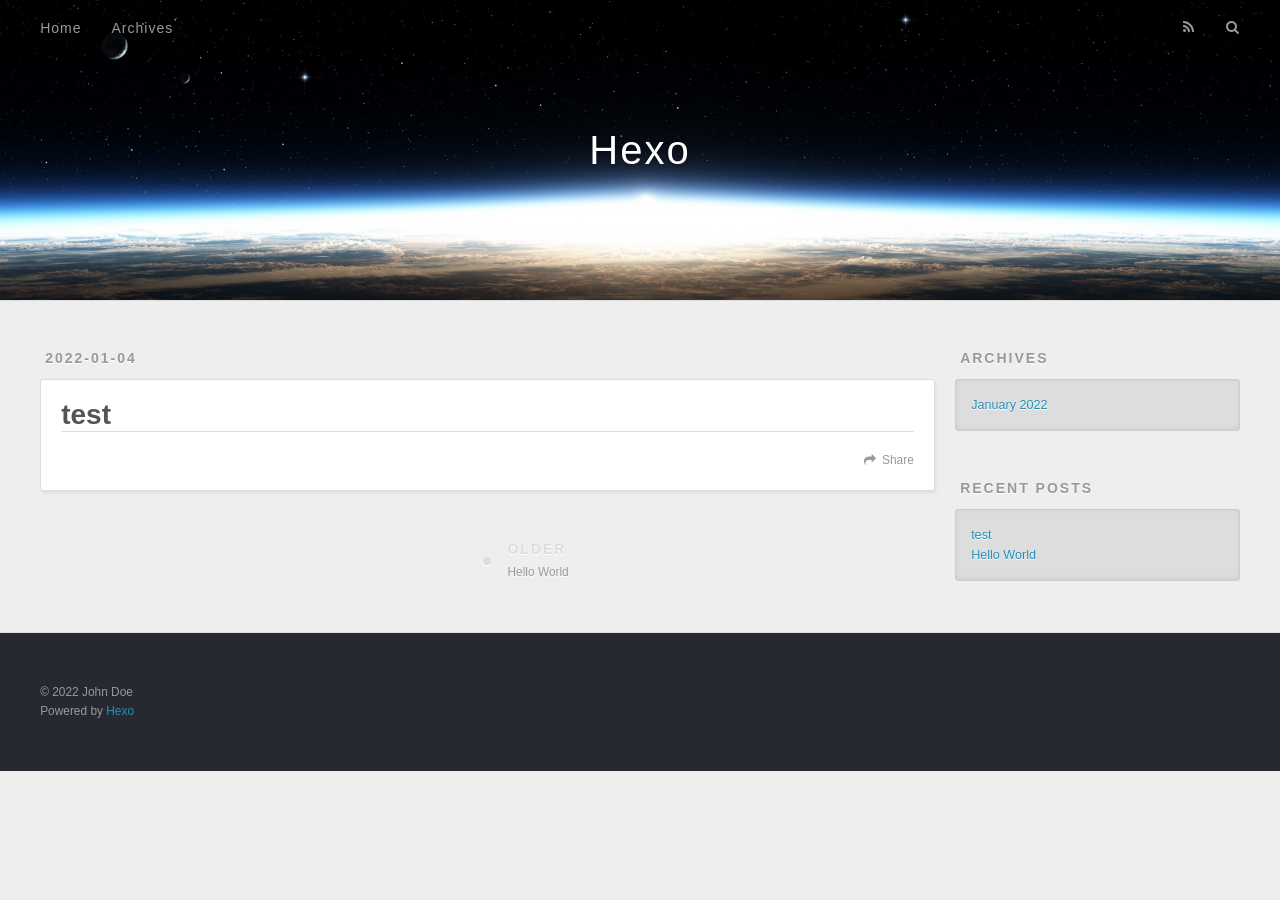
<file: 2022/01/04/test/index.html>
<!DOCTYPE html>
<html>
<head>
  <meta charset="utf-8">
  

  
  <title>test | Hexo</title>
  <meta name="viewport" content="width=device-width, initial-scale=1, maximum-scale=1">
  <meta property="og:type" content="article">
<meta property="og:title" content="test">
<meta property="og:url" content="http://example.com/2022/01/04/test/index.html">
<meta property="og:site_name" content="Hexo">
<meta property="og:locale" content="en_US">
<meta property="article:published_time" content="2022-01-04T12:18:44.000Z">
<meta property="article:modified_time" content="2022-01-04T12:18:44.694Z">
<meta property="article:author" content="John Doe">
<meta name="twitter:card" content="summary">
  
    <link rel="alternate" href="/atom.xml" title="Hexo" type="application/atom+xml">
  
  
    <link rel="icon" href="/favicon.png">
  
  
    <link href="//fonts.googleapis.com/css?family=Source+Code+Pro" rel="stylesheet" type="text/css">
  
  
<link rel="stylesheet" href="/css/style.css">

<meta name="generator" content="Hexo 5.4.0"></head>

<body>
  <div id="container">
    <div id="wrap">
      <header id="header">
  <div id="banner"></div>
  <div id="header-outer" class="outer">
    <div id="header-title" class="inner">
      <h1 id="logo-wrap">
        <a href="/" id="logo">Hexo</a>
      </h1>
      
    </div>
    <div id="header-inner" class="inner">
      <nav id="main-nav">
        <a id="main-nav-toggle" class="nav-icon"></a>
        
          <a class="main-nav-link" href="/">Home</a>
        
          <a class="main-nav-link" href="/archives">Archives</a>
        
      </nav>
      <nav id="sub-nav">
        
          <a id="nav-rss-link" class="nav-icon" href="/atom.xml" title="RSS Feed"></a>
        
        <a id="nav-search-btn" class="nav-icon" title="Search"></a>
      </nav>
      <div id="search-form-wrap">
        <form action="//google.com/search" method="get" accept-charset="UTF-8" class="search-form"><input type="search" name="q" class="search-form-input" placeholder="Search"><button type="submit" class="search-form-submit">&#xF002;</button><input type="hidden" name="sitesearch" value="http://example.com"></form>
      </div>
    </div>
  </div>
</header>
      <div class="outer">
        <section id="main"><article id="post-test" class="article article-type-post" itemscope itemprop="blogPost">
  <div class="article-meta">
    <a href="/2022/01/04/test/" class="article-date">
  <time datetime="2022-01-04T12:18:44.000Z" itemprop="datePublished">2022-01-04</time>
</a>
    
  </div>
  <div class="article-inner">
    
    
      <header class="article-header">
        
  
    <h1 class="article-title" itemprop="name">
      test
    </h1>
  

      </header>
    
    <div class="article-entry" itemprop="articleBody">
      
        
      
    </div>
    <footer class="article-footer">
      <a data-url="http://example.com/2022/01/04/test/" data-id="cky03uu4i0001tw7be2qogeb2" class="article-share-link">Share</a>
      
      
    </footer>
  </div>
  
    
<nav id="article-nav">
  
  
    <a href="/2022/01/04/hello-world/" id="article-nav-older" class="article-nav-link-wrap">
      <strong class="article-nav-caption">Older</strong>
      <div class="article-nav-title">Hello World</div>
    </a>
  
</nav>

  
</article>

</section>
        
          <aside id="sidebar">
  
    

  
    

  
    
  
    
  <div class="widget-wrap">
    <h3 class="widget-title">Archives</h3>
    <div class="widget">
      <ul class="archive-list"><li class="archive-list-item"><a class="archive-list-link" href="/archives/2022/01/">January 2022</a></li></ul>
    </div>
  </div>


  
    
  <div class="widget-wrap">
    <h3 class="widget-title">Recent Posts</h3>
    <div class="widget">
      <ul>
        
          <li>
            <a href="/2022/01/04/test/">test</a>
          </li>
        
          <li>
            <a href="/2022/01/04/hello-world/">Hello World</a>
          </li>
        
      </ul>
    </div>
  </div>

  
</aside>
        
      </div>
      <footer id="footer">
  
  <div class="outer">
    <div id="footer-info" class="inner">
      &copy; 2022 John Doe<br>
      Powered by <a href="http://hexo.io/" target="_blank">Hexo</a>
    </div>
  </div>
</footer>
    </div>
    <nav id="mobile-nav">
  
    <a href="/" class="mobile-nav-link">Home</a>
  
    <a href="/archives" class="mobile-nav-link">Archives</a>
  
</nav>
    

<script src="//ajax.googleapis.com/ajax/libs/jquery/2.0.3/jquery.min.js"></script>


  
<link rel="stylesheet" href="/fancybox/jquery.fancybox.css">

  
<script src="/fancybox/jquery.fancybox.pack.js"></script>




<script src="/js/script.js"></script>




  </div>
</body>
</html>
</file>
<file: css/style.css>
body {
  width: 100%;
}
body:before,
body:after {
  content: "";
  display: table;
}
body:after {
  clear: both;
}
html,
body,
div,
span,
applet,
object,
iframe,
h1,
h2,
h3,
h4,
h5,
h6,
p,
blockquote,
pre,
a,
abbr,
acronym,
address,
big,
cite,
code,
del,
dfn,
em,
img,
ins,
kbd,
q,
s,
samp,
small,
strike,
strong,
sub,
sup,
tt,
var,
dl,
dt,
dd,
ol,
ul,
li,
fieldset,
form,
label,
legend,
table,
caption,
tbody,
tfoot,
thead,
tr,
th,
td {
  margin: 0;
  padding: 0;
  border: 0;
  outline: 0;
  font-weight: inherit;
  font-style: inherit;
  font-family: inherit;
  font-size: 100%;
  vertical-align: baseline;
}
body {
  line-height: 1;
  color: #000;
  background: #fff;
}
ol,
ul {
  list-style: none;
}
table {
  border-collapse: separate;
  border-spacing: 0;
  vertical-align: middle;
}
caption,
th,
td {
  text-align: left;
  font-weight: normal;
  vertical-align: middle;
}
a img {
  border: none;
}
input,
button {
  margin: 0;
  padding: 0;
}
input::-moz-focus-inner,
button::-moz-focus-inner {
  border: 0;
  padding: 0;
}
@font-face {
  font-family: FontAwesome;
  font-style: normal;
  font-weight: normal;
  src: url("fonts/fontawesome-webfont.eot?v=#4.0.3");
  src: url("fonts/fontawesome-webfont.eot?#iefix&v=#4.0.3") format("embedded-opentype"), url("fonts/fontawesome-webfont.woff?v=#4.0.3") format("woff"), url("fonts/fontawesome-webfont.ttf?v=#4.0.3") format("truetype"), url("fonts/fontawesome-webfont.svg#fontawesomeregular?v=#4.0.3") format("svg");
}
html,
body,
#container {
  height: 100%;
}
body {
  background: #eee;
  font: 14px -apple-system, BlinkMacSystemFont, "Segoe UI", "Roboto", "Oxygen", "Ubuntu", "Cantarell", "Fira Sans", "Droid Sans", "Helvetica Neue", sans-serif;
  -webkit-text-size-adjust: 100%;
}
.outer {
  max-width: 1220px;
  margin: 0 auto;
  padding: 0 20px;
}
.outer:before,
.outer:after {
  content: "";
  display: table;
}
.outer:after {
  clear: both;
}
.inner {
  display: inline;
  float: left;
  width: 98.33333333333333%;
  margin: 0 0.833333333333333%;
}
.left,
.alignleft {
  float: left;
}
.right,
.alignright {
  float: right;
}
.clear {
  clear: both;
}
#container {
  position: relative;
}
.mobile-nav-on {
  overflow: hidden;
}
#wrap {
  height: 100%;
  width: 100%;
  position: absolute;
  top: 0;
  left: 0;
  -webkit-transition: 0.2s ease-out;
  -moz-transition: 0.2s ease-out;
  -ms-transition: 0.2s ease-out;
  transition: 0.2s ease-out;
  z-index: 1;
  background: #eee;
}
.mobile-nav-on #wrap {
  left: 280px;
}
@media screen and (min-width: 768px) {
  #main {
    display: inline;
    float: left;
    width: 73.33333333333333%;
    margin: 0 0.833333333333333%;
  }
}
.article-date,
.article-category-link,
.archive-year,
.widget-title {
  text-decoration: none;
  text-transform: uppercase;
  letter-spacing: 2px;
  color: #999;
  margin-bottom: 1em;
  margin-left: 5px;
  line-height: 1em;
  text-shadow: 0 1px #fff;
  font-weight: bold;
}
.article-inner,
.archive-article-inner {
  background: #fff;
  -webkit-box-shadow: 1px 2px 3px #ddd;
  box-shadow: 1px 2px 3px #ddd;
  border: 1px solid #ddd;
  border-radius: 3px;
}
.article-entry h1,
.widget h1 {
  font-size: 2em;
}
.article-entry h2,
.widget h2 {
  font-size: 1.5em;
}
.article-entry h3,
.widget h3 {
  font-size: 1.3em;
}
.article-entry h4,
.widget h4 {
  font-size: 1.2em;
}
.article-entry h5,
.widget h5 {
  font-size: 1em;
}
.article-entry h6,
.widget h6 {
  font-size: 1em;
  color: #999;
}
.article-entry hr,
.widget hr {
  border: 1px dashed #ddd;
}
.article-entry strong,
.widget strong {
  font-weight: bold;
}
.article-entry em,
.widget em,
.article-entry cite,
.widget cite {
  font-style: italic;
}
.article-entry sup,
.widget sup,
.article-entry sub,
.widget sub {
  font-size: 0.75em;
  line-height: 0;
  position: relative;
  vertical-align: baseline;
}
.article-entry sup,
.widget sup {
  top: -0.5em;
}
.article-entry sub,
.widget sub {
  bottom: -0.2em;
}
.article-entry small,
.widget small {
  font-size: 0.85em;
}
.article-entry acronym,
.widget acronym,
.article-entry abbr,
.widget abbr {
  border-bottom: 1px dotted;
}
.article-entry ul,
.widget ul,
.article-entry ol,
.widget ol,
.article-entry dl,
.widget dl {
  margin: 0 20px;
  line-height: 1.6em;
}
.article-entry ul ul,
.widget ul ul,
.article-entry ol ul,
.widget ol ul,
.article-entry ul ol,
.widget ul ol,
.article-entry ol ol,
.widget ol ol {
  margin-top: 0;
  margin-bottom: 0;
}
.article-entry ul,
.widget ul {
  list-style: disc;
}
.article-entry ol,
.widget ol {
  list-style: decimal;
}
.article-entry dt,
.widget dt {
  font-weight: bold;
}
#header {
  height: 300px;
  position: relative;
  border-bottom: 1px solid #ddd;
}
#header:before,
#header:after {
  content: "";
  position: absolute;
  left: 0;
  right: 0;
  height: 40px;
}
#header:before {
  top: 0;
  background: -webkit-linear-gradient(rgba(0,0,0,0.2), transparent);
  background: -moz-linear-gradient(rgba(0,0,0,0.2), transparent);
  background: -ms-linear-gradient(rgba(0,0,0,0.2), transparent);
  background: linear-gradient(rgba(0,0,0,0.2), transparent);
}
#header:after {
  bottom: 0;
  background: -webkit-linear-gradient(transparent, rgba(0,0,0,0.2));
  background: -moz-linear-gradient(transparent, rgba(0,0,0,0.2));
  background: -ms-linear-gradient(transparent, rgba(0,0,0,0.2));
  background: linear-gradient(transparent, rgba(0,0,0,0.2));
}
#header-outer {
  height: 100%;
  position: relative;
}
#header-inner {
  position: relative;
  overflow: hidden;
}
#banner {
  position: absolute;
  top: 0;
  left: 0;
  width: 100%;
  height: 100%;
  background: url("images/banner.jpg") center #000;
  -webkit-background-size: cover;
  -moz-background-size: cover;
  background-size: cover;
  z-index: -1;
}
#header-title {
  text-align: center;
  height: 40px;
  position: absolute;
  top: 50%;
  left: 0;
  margin-top: -20px;
}
#logo,
#subtitle {
  text-decoration: none;
  color: #fff;
  font-weight: 300;
  text-shadow: 0 1px 4px rgba(0,0,0,0.3);
}
#logo {
  font-size: 40px;
  line-height: 40px;
  letter-spacing: 2px;
}
#subtitle {
  font-size: 16px;
  line-height: 16px;
  letter-spacing: 1px;
}
#subtitle-wrap {
  margin-top: 16px;
}
#main-nav {
  float: left;
  margin-left: -15px;
}
.nav-icon,
.main-nav-link {
  float: left;
  color: #fff;
  opacity: 0.6;
  text-decoration: none;
  text-shadow: 0 1px rgba(0,0,0,0.2);
  -webkit-transition: opacity 0.2s;
  -moz-transition: opacity 0.2s;
  -ms-transition: opacity 0.2s;
  transition: opacity 0.2s;
  display: block;
  padding: 20px 15px;
}
.nav-icon:hover,
.main-nav-link:hover {
  opacity: 1;
}
.nav-icon {
  font-family: FontAwesome;
  text-align: center;
  font-size: 14px;
  width: 14px;
  height: 14px;
  padding: 20px 15px;
  position: relative;
  cursor: pointer;
}
.main-nav-link {
  font-weight: 300;
  letter-spacing: 1px;
}
@media screen and (max-width: 479px) {
  .main-nav-link {
    display: none;
  }
}
#main-nav-toggle {
  display: none;
}
#main-nav-toggle:before {
  content: "\f0c9";
}
@media screen and (max-width: 479px) {
  #main-nav-toggle {
    display: block;
  }
}
#sub-nav {
  float: right;
  margin-right: -15px;
}
#nav-rss-link:before {
  content: "\f09e";
}
#nav-search-btn:before {
  content: "\f002";
}
#search-form-wrap {
  position: absolute;
  top: 15px;
  width: 150px;
  height: 30px;
  right: -150px;
  opacity: 0;
  -webkit-transition: 0.2s ease-out;
  -moz-transition: 0.2s ease-out;
  -ms-transition: 0.2s ease-out;
  transition: 0.2s ease-out;
}
#search-form-wrap.on {
  opacity: 1;
  right: 0;
}
@media screen and (max-width: 479px) {
  #search-form-wrap {
    width: 100%;
    right: -100%;
  }
}
.search-form {
  position: absolute;
  top: 0;
  left: 0;
  right: 0;
  background: #fff;
  padding: 5px 15px;
  border-radius: 15px;
  -webkit-box-shadow: 0 0 10px rgba(0,0,0,0.3);
  box-shadow: 0 0 10px rgba(0,0,0,0.3);
}
.search-form-input {
  border: none;
  background: none;
  color: #555;
  width: 100%;
  font: 13px -apple-system, BlinkMacSystemFont, "Segoe UI", "Roboto", "Oxygen", "Ubuntu", "Cantarell", "Fira Sans", "Droid Sans", "Helvetica Neue", sans-serif;
  outline: none;
}
.search-form-input::-webkit-search-results-decoration,
.search-form-input::-webkit-search-cancel-button {
  -webkit-appearance: none;
}
.search-form-submit {
  position: absolute;
  top: 50%;
  right: 10px;
  margin-top: -7px;
  font: 13px FontAwesome;
  border: none;
  background: none;
  color: #bbb;
  cursor: pointer;
}
.search-form-submit:hover,
.search-form-submit:focus {
  color: #777;
}
.article {
  margin: 50px 0;
}
.article-inner {
  overflow: hidden;
}
.article-meta:before,
.article-meta:after {
  content: "";
  display: table;
}
.article-meta:after {
  clear: both;
}
.article-date {
  float: left;
}
.article-category {
  float: left;
  line-height: 1em;
  color: #ccc;
  text-shadow: 0 1px #fff;
  margin-left: 8px;
}
.article-category:before {
  content: "\2022";
}
.article-category-link {
  margin: 0 12px 1em;
}
.article-header {
  padding: 20px 20px 0;
}
.article-title {
  text-decoration: none;
  font-size: 2em;
  font-weight: bold;
  color: #555;
  line-height: 1.1em;
  -webkit-transition: color 0.2s;
  -moz-transition: color 0.2s;
  -ms-transition: color 0.2s;
  transition: color 0.2s;
}
a.article-title:hover {
  color: #258fb8;
}
.article-entry {
  color: #555;
  padding: 0 20px;
}
.article-entry:before,
.article-entry:after {
  content: "";
  display: table;
}
.article-entry:after {
  clear: both;
}
.article-entry p,
.article-entry table {
  line-height: 1.6em;
  margin: 1.6em 0;
}
.article-entry h1,
.article-entry h2,
.article-entry h3,
.article-entry h4,
.article-entry h5,
.article-entry h6 {
  font-weight: bold;
}
.article-entry h1,
.article-entry h2,
.article-entry h3,
.article-entry h4,
.article-entry h5,
.article-entry h6 {
  line-height: 1.1em;
  margin: 1.1em 0;
}
.article-entry a {
  color: #258fb8;
  text-decoration: none;
}
.article-entry a:hover {
  text-decoration: underline;
}
.article-entry ul,
.article-entry ol,
.article-entry dl {
  margin-top: 1.6em;
  margin-bottom: 1.6em;
}
.article-entry img,
.article-entry video {
  max-width: 100%;
  height: auto;
  display: block;
  margin: auto;
}
.article-entry iframe {
  border: none;
}
.article-entry table {
  width: 100%;
  border-collapse: collapse;
  border-spacing: 0;
}
.article-entry th {
  font-weight: bold;
  border-bottom: 3px solid #ddd;
  padding-bottom: 0.5em;
}
.article-entry td {
  border-bottom: 1px solid #ddd;
  padding: 10px 0;
}
.article-entry blockquote {
  font-family: Georgia, "Times New Roman", serif;
  font-size: 1.4em;
  margin: 1.6em 20px;
  text-align: center;
}
.article-entry blockquote footer {
  font-size: 14px;
  margin: 1.6em 0;
  font-family: -apple-system, BlinkMacSystemFont, "Segoe UI", "Roboto", "Oxygen", "Ubuntu", "Cantarell", "Fira Sans", "Droid Sans", "Helvetica Neue", sans-serif;
}
.article-entry blockquote footer cite:before {
  content: "—";
  padding: 0 0.5em;
}
.article-entry .pullquote {
  text-align: left;
  width: 45%;
  margin: 0;
}
.article-entry .pullquote.left {
  margin-left: 0.5em;
  margin-right: 1em;
}
.article-entry .pullquote.right {
  margin-right: 0.5em;
  margin-left: 1em;
}
.article-entry .caption {
  color: #999;
  display: block;
  font-size: 0.9em;
  margin-top: 0.5em;
  position: relative;
  text-align: center;
}
.article-entry .video-container {
  position: relative;
  padding-top: 56.25%;
  height: 0;
  overflow: hidden;
}
.article-entry .video-container iframe,
.article-entry .video-container object,
.article-entry .video-container embed {
  position: absolute;
  top: 0;
  left: 0;
  width: 100%;
  height: 100%;
  margin-top: 0;
}
.article-more-link a {
  display: inline-block;
  line-height: 1em;
  padding: 6px 15px;
  border-radius: 15px;
  background: #eee;
  color: #999;
  text-shadow: 0 1px #fff;
  text-decoration: none;
}
.article-more-link a:hover {
  background: #258fb8;
  color: #fff;
  text-decoration: none;
  text-shadow: 0 1px #1e7293;
}
.article-footer {
  font-size: 0.85em;
  line-height: 1.6em;
  border-top: 1px solid #ddd;
  padding-top: 1.6em;
  margin: 0 20px 20px;
}
.article-footer:before,
.article-footer:after {
  content: "";
  display: table;
}
.article-footer:after {
  clear: both;
}
.article-footer a {
  color: #999;
  text-decoration: none;
}
.article-footer a:hover {
  color: #555;
}
.article-tag-list-item {
  float: left;
  margin-right: 10px;
}
.article-tag-list-link:before {
  content: "#";
}
.article-comment-link {
  float: right;
}
.article-comment-link:before {
  content: "\f075";
  font-family: FontAwesome;
  padding-right: 8px;
}
.article-share-link {
  cursor: pointer;
  float: right;
  margin-left: 20px;
}
.article-share-link:before {
  content: "\f064";
  font-family: FontAwesome;
  padding-right: 6px;
}
#article-nav {
  position: relative;
}
#article-nav:before,
#article-nav:after {
  content: "";
  display: table;
}
#article-nav:after {
  clear: both;
}
@media screen and (min-width: 768px) {
  #article-nav {
    margin: 50px 0;
  }
  #article-nav:before {
    width: 8px;
    height: 8px;
    position: absolute;
    top: 50%;
    left: 50%;
    margin-top: -4px;
    margin-left: -4px;
    content: "";
    border-radius: 50%;
    background: #ddd;
    -webkit-box-shadow: 0 1px 2px #fff;
    box-shadow: 0 1px 2px #fff;
  }
}
.article-nav-link-wrap {
  text-decoration: none;
  text-shadow: 0 1px #fff;
  color: #999;
  -webkit-box-sizing: border-box;
  -moz-box-sizing: border-box;
  box-sizing: border-box;
  margin-top: 50px;
  text-align: center;
  display: block;
}
.article-nav-link-wrap:hover {
  color: #555;
}
@media screen and (min-width: 768px) {
  .article-nav-link-wrap {
    width: 50%;
    margin-top: 0;
  }
}
@media screen and (min-width: 768px) {
  #article-nav-newer {
    float: left;
    text-align: right;
    padding-right: 20px;
  }
}
@media screen and (min-width: 768px) {
  #article-nav-older {
    float: right;
    text-align: left;
    padding-left: 20px;
  }
}
.article-nav-caption {
  text-transform: uppercase;
  letter-spacing: 2px;
  color: #ddd;
  line-height: 1em;
  font-weight: bold;
}
#article-nav-newer .article-nav-caption {
  margin-right: -2px;
}
.article-nav-title {
  font-size: 0.85em;
  line-height: 1.6em;
  margin-top: 0.5em;
}
.article-share-box {
  position: absolute;
  display: none;
  background: #fff;
  -webkit-box-shadow: 1px 2px 10px rgba(0,0,0,0.2);
  box-shadow: 1px 2px 10px rgba(0,0,0,0.2);
  border-radius: 3px;
  margin-left: -145px;
  overflow: hidden;
  z-index: 1;
}
.article-share-box.on {
  display: block;
}
.article-share-input {
  width: 100%;
  background: none;
  -webkit-box-sizing: border-box;
  -moz-box-sizing: border-box;
  box-sizing: border-box;
  font: 14px -apple-system, BlinkMacSystemFont, "Segoe UI", "Roboto", "Oxygen", "Ubuntu", "Cantarell", "Fira Sans", "Droid Sans", "Helvetica Neue", sans-serif;
  padding: 0 15px;
  color: #555;
  outline: none;
  border: 1px solid #ddd;
  border-radius: 3px 3px 0 0;
  height: 36px;
  line-height: 36px;
}
.article-share-links {
  background: #eee;
}
.article-share-links:before,
.article-share-links:after {
  content: "";
  display: table;
}
.article-share-links:after {
  clear: both;
}
.article-share-twitter,
.article-share-facebook,
.article-share-pinterest,
.article-share-google {
  width: 50px;
  height: 36px;
  display: block;
  float: left;
  position: relative;
  color: #999;
  text-shadow: 0 1px #fff;
}
.article-share-twitter:before,
.article-share-facebook:before,
.article-share-pinterest:before,
.article-share-google:before {
  font-size: 20px;
  font-family: FontAwesome;
  width: 20px;
  height: 20px;
  position: absolute;
  top: 50%;
  left: 50%;
  margin-top: -10px;
  margin-left: -10px;
  text-align: center;
}
.article-share-twitter:hover,
.article-share-facebook:hover,
.article-share-pinterest:hover,
.article-share-google:hover {
  color: #fff;
}
.article-share-twitter:before {
  content: "\f099";
}
.article-share-twitter:hover {
  background: #00aced;
  text-shadow: 0 1px #008abe;
}
.article-share-facebook:before {
  content: "\f09a";
}
.article-share-facebook:hover {
  background: #3b5998;
  text-shadow: 0 1px #2f477a;
}
.article-share-pinterest:before {
  content: "\f0d2";
}
.article-share-pinterest:hover {
  background: #cb2027;
  text-shadow: 0 1px #a21a1f;
}
.article-share-google:before {
  content: "\f0d5";
}
.article-share-google:hover {
  background: #dd4b39;
  text-shadow: 0 1px #be3221;
}
.article-gallery {
  background: #000;
  position: relative;
}
.article-gallery-photos {
  position: relative;
  overflow: hidden;
}
.article-gallery-img {
  display: none;
  max-width: 100%;
}
.article-gallery-img:first-child {
  display: block;
}
.article-gallery-img.loaded {
  position: absolute;
  display: block;
}
.article-gallery-img img {
  display: block;
  max-width: 100%;
  margin: 0 auto;
}
#comments {
  background: #fff;
  -webkit-box-shadow: 1px 2px 3px #ddd;
  box-shadow: 1px 2px 3px #ddd;
  padding: 20px;
  border: 1px solid #ddd;
  border-radius: 3px;
  margin: 50px 0;
}
#comments a {
  color: #258fb8;
}
.archives-wrap {
  margin: 50px 0;
}
.archives:before,
.archives:after {
  content: "";
  display: table;
}
.archives:after {
  clear: both;
}
.archive-year-wrap {
  margin-bottom: 1em;
}
.archives {
  -webkit-column-gap: 10px;
  -moz-column-gap: 10px;
  column-gap: 10px;
}
@media screen and (min-width: 480px) and (max-width: 767px) {
  .archives {
    -webkit-column-count: 2;
    -moz-column-count: 2;
    column-count: 2;
  }
}
@media screen and (min-width: 768px) {
  .archives {
    -webkit-column-count: 3;
    -moz-column-count: 3;
    column-count: 3;
  }
}
.archive-article {
  -webkit-column-break-inside: avoid;
  page-break-inside: avoid;
  overflow: hidden;
  break-inside: avoid-column;
}
.archive-article-inner {
  padding: 10px;
  margin-bottom: 15px;
}
.archive-article-title {
  text-decoration: none;
  font-weight: bold;
  color: #555;
  -webkit-transition: color 0.2s;
  -moz-transition: color 0.2s;
  -ms-transition: color 0.2s;
  transition: color 0.2s;
  line-height: 1.6em;
}
.archive-article-title:hover {
  color: #258fb8;
}
.archive-article-footer {
  margin-top: 1em;
}
.archive-article-date {
  color: #999;
  text-decoration: none;
  font-size: 0.85em;
  line-height: 1em;
  margin-bottom: 0.5em;
  display: block;
}
#page-nav {
  margin: 50px auto;
  background: #fff;
  -webkit-box-shadow: 1px 2px 3px #ddd;
  box-shadow: 1px 2px 3px #ddd;
  border: 1px solid #ddd;
  border-radius: 3px;
  text-align: center;
  color: #999;
  overflow: hidden;
}
#page-nav:before,
#page-nav:after {
  content: "";
  display: table;
}
#page-nav:after {
  clear: both;
}
#page-nav a,
#page-nav span {
  padding: 10px 20px;
  line-height: 1;
  height: 2ex;
}
#page-nav a {
  color: #999;
  text-decoration: none;
}
#page-nav a:hover {
  background: #999;
  color: #fff;
}
#page-nav .prev {
  float: left;
}
#page-nav .next {
  float: right;
}
#page-nav .page-number {
  display: inline-block;
}
@media screen and (max-width: 479px) {
  #page-nav .page-number {
    display: none;
  }
}
#page-nav .current {
  color: #555;
  font-weight: bold;
}
#page-nav .space {
  color: #ddd;
}
#footer {
  background: #262a30;
  padding: 50px 0;
  border-top: 1px solid #ddd;
  color: #999;
}
#footer a {
  color: #258fb8;
  text-decoration: none;
}
#footer a:hover {
  text-decoration: underline;
}
#footer-info {
  line-height: 1.6em;
  font-size: 0.85em;
}
.article-entry pre,
.article-entry .highlight {
  background: #2d2d2d;
  margin: 0 -20px;
  padding: 15px 20px;
  border-style: solid;
  border-color: #ddd;
  border-width: 1px 0;
  overflow: auto;
  color: #ccc;
  line-height: 22.400000000000002px;
}
.article-entry .highlight .gutter pre,
.article-entry .gist .gist-file .gist-data .line-numbers {
  color: #666;
  font-size: 0.85em;
}
.article-entry pre,
.article-entry code {
  font-family: "Source Code Pro", Consolas, Monaco, Menlo, Consolas, monospace;
}
.article-entry code {
  background: #eee;
  text-shadow: 0 1px #fff;
  padding: 0 0.3em;
}
.article-entry pre code {
  background: none;
  text-shadow: none;
  padding: 0;
}
.article-entry .highlight pre {
  border: none;
  margin: 0;
  padding: 0;
}
.article-entry .highlight table {
  margin: 0;
  width: auto;
}
.article-entry .highlight td {
  border: none;
  padding: 0;
}
.article-entry .highlight figcaption {
  font-size: 0.85em;
  color: #999;
  line-height: 1em;
  margin-bottom: 1em;
}
.article-entry .highlight figcaption:before,
.article-entry .highlight figcaption:after {
  content: "";
  display: table;
}
.article-entry .highlight figcaption:after {
  clear: both;
}
.article-entry .highlight figcaption a {
  float: right;
}
.article-entry .highlight .gutter pre {
  text-align: right;
  padding-right: 20px;
}
.article-entry .highlight .line {
  height: 22.400000000000002px;
}
.article-entry .highlight .line.marked {
  background: #515151;
}
.article-entry .gist {
  margin: 0 -20px;
  border-style: solid;
  border-color: #ddd;
  border-width: 1px 0;
  background: #2d2d2d;
  padding: 15px 20px 15px 0;
}
.article-entry .gist .gist-file {
  border: none;
  font-family: "Source Code Pro", Consolas, Monaco, Menlo, Consolas, monospace;
  margin: 0;
}
.article-entry .gist .gist-file .gist-data {
  background: none;
  border: none;
}
.article-entry .gist .gist-file .gist-data .line-numbers {
  background: none;
  border: none;
  padding: 0 20px 0 0;
}
.article-entry .gist .gist-file .gist-data .line-data {
  padding: 0 !important;
}
.article-entry .gist .gist-file .highlight {
  margin: 0;
  padding: 0;
  border: none;
}
.article-entry .gist .gist-file .gist-meta {
  background: #2d2d2d;
  color: #999;
  font: 0.85em -apple-system, BlinkMacSystemFont, "Segoe UI", "Roboto", "Oxygen", "Ubuntu", "Cantarell", "Fira Sans", "Droid Sans", "Helvetica Neue", sans-serif;
  text-shadow: 0 0;
  padding: 0;
  margin-top: 1em;
  margin-left: 20px;
}
.article-entry .gist .gist-file .gist-meta a {
  color: #258fb8;
  font-weight: normal;
}
.article-entry .gist .gist-file .gist-meta a:hover {
  text-decoration: underline;
}
pre .comment,
pre .title {
  color: #999;
}
pre .variable,
pre .attribute,
pre .tag,
pre .regexp,
pre .ruby .constant,
pre .xml .tag .title,
pre .xml .pi,
pre .xml .doctype,
pre .html .doctype,
pre .css .id,
pre .css .class,
pre .css .pseudo {
  color: #f2777a;
}
pre .number,
pre .preprocessor,
pre .built_in,
pre .literal,
pre .params,
pre .constant {
  color: #f99157;
}
pre .class,
pre .ruby .class .title,
pre .css .rules .attribute {
  color: #9c9;
}
pre .string,
pre .value,
pre .inheritance,
pre .header,
pre .ruby .symbol,
pre .xml .cdata {
  color: #9c9;
}
pre .css .hexcolor {
  color: #6cc;
}
pre .function,
pre .python .decorator,
pre .python .title,
pre .ruby .function .title,
pre .ruby .title .keyword,
pre .perl .sub,
pre .javascript .title,
pre .coffeescript .title {
  color: #69c;
}
pre .keyword,
pre .javascript .function {
  color: #c9c;
}
@media screen and (max-width: 479px) {
  #mobile-nav {
    position: absolute;
    top: 0;
    left: 0;
    width: 280px;
    height: 100%;
    background: #191919;
    border-right: 1px solid #fff;
  }
}
@media screen and (max-width: 479px) {
  .mobile-nav-link {
    display: block;
    color: #999;
    text-decoration: none;
    padding: 15px 20px;
    font-weight: bold;
  }
  .mobile-nav-link:hover {
    color: #fff;
  }
}
@media screen and (min-width: 768px) {
  #sidebar {
    display: inline;
    float: left;
    width: 23.333333333333332%;
    margin: 0 0.833333333333333%;
  }
}
.widget-wrap {
  margin: 50px 0;
}
.widget {
  color: #777;
  text-shadow: 0 1px #fff;
  background: #ddd;
  -webkit-box-shadow: 0 -1px 4px #ccc inset;
  box-shadow: 0 -1px 4px #ccc inset;
  border: 1px solid #ccc;
  padding: 15px;
  border-radius: 3px;
}
.widget a {
  color: #258fb8;
  text-decoration: none;
}
.widget a:hover {
  text-decoration: underline;
}
.widget ul ul,
.widget ol ul,
.widget dl ul,
.widget ul ol,
.widget ol ol,
.widget dl ol,
.widget ul dl,
.widget ol dl,
.widget dl dl {
  margin-left: 15px;
  list-style: disc;
}
.widget {
  line-height: 1.6em;
  word-wrap: break-word;
  font-size: 0.9em;
}
.widget ul,
.widget ol {
  list-style: none;
  margin: 0;
}
.widget ul ul,
.widget ol ul,
.widget ul ol,
.widget ol ol {
  margin: 0 20px;
}
.widget ul ul,
.widget ol ul {
  list-style: disc;
}
.widget ul ol,
.widget ol ol {
  list-style: decimal;
}
.category-list-count,
.tag-list-count,
.archive-list-count {
  padding-left: 5px;
  color: #999;
  font-size: 0.85em;
}
.category-list-count:before,
.tag-list-count:before,
.archive-list-count:before {
  content: "(";
}
.category-list-count:after,
.tag-list-count:after,
.archive-list-count:after {
  content: ")";
}
.tagcloud a {
  margin-right: 5px;
  display: inline-block;
}
</file>
<file: css/main.css>
:root {
  --body-bg-color: #fff;
  --content-bg-color: #fff;
  --card-bg-color: #f5f5f5;
  --text-color: #555;
  --blockquote-color: #666;
  --link-color: #555;
  --link-hover-color: #222;
  --brand-color: #fff;
  --brand-hover-color: #fff;
  --table-row-odd-bg-color: #f9f9f9;
  --table-row-hover-bg-color: #f5f5f5;
  --menu-item-bg-color: #f5f5f5;
  --btn-default-bg: #222;
  --btn-default-color: #fff;
  --btn-default-border-color: #222;
  --btn-default-hover-bg: #fff;
  --btn-default-hover-color: #222;
  --btn-default-hover-border-color: #222;
}
html {
  line-height: 1.15; /* 1 */
  -webkit-text-size-adjust: 100%; /* 2 */
}
body {
  margin: 0;
}
main {
  display: block;
}
h1 {
  font-size: 2em;
  margin: 0.67em 0;
}
hr {
  box-sizing: content-box; /* 1 */
  height: 0; /* 1 */
  overflow: visible; /* 2 */
}
pre {
  font-family: monospace, monospace; /* 1 */
  font-size: 1em; /* 2 */
}
a {
  background: transparent;
}
abbr[title] {
  border-bottom: none; /* 1 */
  text-decoration: underline; /* 2 */
  text-decoration: underline dotted; /* 2 */
}
b,
strong {
  font-weight: bolder;
}
code,
kbd,
samp {
  font-family: monospace, monospace; /* 1 */
  font-size: 1em; /* 2 */
}
small {
  font-size: 80%;
}
sub,
sup {
  font-size: 75%;
  line-height: 0;
  position: relative;
  vertical-align: baseline;
}
sub {
  bottom: -0.25em;
}
sup {
  top: -0.5em;
}
img {
  border-style: none;
}
button,
input,
optgroup,
select,
textarea {
  font-family: inherit; /* 1 */
  font-size: 100%; /* 1 */
  line-height: 1.15; /* 1 */
  margin: 0; /* 2 */
}
button,
input {
/* 1 */
  overflow: visible;
}
button,
select {
/* 1 */
  text-transform: none;
}
button,
[type='button'],
[type='reset'],
[type='submit'] {
  -webkit-appearance: button;
}
button::-moz-focus-inner,
[type='button']::-moz-focus-inner,
[type='reset']::-moz-focus-inner,
[type='submit']::-moz-focus-inner {
  border-style: none;
  padding: 0;
}
button:-moz-focusring,
[type='button']:-moz-focusring,
[type='reset']:-moz-focusring,
[type='submit']:-moz-focusring {
  outline: 1px dotted ButtonText;
}
fieldset {
  padding: 0.35em 0.75em 0.625em;
}
legend {
  box-sizing: border-box; /* 1 */
  color: inherit; /* 2 */
  display: table; /* 1 */
  max-width: 100%; /* 1 */
  padding: 0; /* 3 */
  white-space: normal; /* 1 */
}
progress {
  vertical-align: baseline;
}
textarea {
  overflow: auto;
}
[type='checkbox'],
[type='radio'] {
  box-sizing: border-box; /* 1 */
  padding: 0; /* 2 */
}
[type='number']::-webkit-inner-spin-button,
[type='number']::-webkit-outer-spin-button {
  height: auto;
}
[type='search'] {
  outline-offset: -2px; /* 2 */
  -webkit-appearance: textfield; /* 1 */
}
[type='search']::-webkit-search-decoration {
  -webkit-appearance: none;
}
::-webkit-file-upload-button {
  font: inherit; /* 2 */
  -webkit-appearance: button; /* 1 */
}
details {
  display: block;
}
summary {
  display: list-item;
}
template {
  display: none;
}
[hidden] {
  display: none;
}
::selection {
  background: #262a30;
  color: #eee;
}
html,
body {
  height: 100%;
}
body {
  background: var(--body-bg-color);
  color: var(--text-color);
  font-family: 'Lato', "PingFang SC", "Microsoft YaHei", sans-serif;
  font-size: 1em;
  line-height: 2;
}
@media (max-width: 991px) {
  body {
    padding-left: 0 !important;
    padding-right: 0 !important;
  }
}
h1,
h2,
h3,
h4,
h5,
h6 {
  font-family: 'Lato', "PingFang SC", "Microsoft YaHei", sans-serif;
  font-weight: bold;
  line-height: 1.5;
  margin: 20px 0 15px;
}
h1 {
  font-size: 1.5em;
}
h2 {
  font-size: 1.375em;
}
h3 {
  font-size: 1.25em;
}
h4 {
  font-size: 1.125em;
}
h5 {
  font-size: 1em;
}
h6 {
  font-size: 0.875em;
}
p {
  margin: 0 0 20px 0;
}
a,
span.exturl {
  border-bottom: 1px solid #999;
  color: var(--link-color);
  outline: 0;
  text-decoration: none;
  overflow-wrap: break-word;
  word-wrap: break-word;
  cursor: pointer;
}
a:hover,
span.exturl:hover {
  border-bottom-color: var(--link-hover-color);
  color: var(--link-hover-color);
}
iframe,
img,
video {
  display: block;
  margin-left: auto;
  margin-right: auto;
  max-width: 100%;
}
hr {
  background-image: repeating-linear-gradient(-45deg, #ddd, #ddd 4px, transparent 4px, transparent 8px);
  border: 0;
  height: 3px;
  margin: 40px 0;
}
blockquote {
  border-left: 4px solid #ddd;
  color: var(--blockquote-color);
  margin: 0;
  padding: 0 15px;
}
blockquote cite::before {
  content: '-';
  padding: 0 5px;
}
dt {
  font-weight: bold;
}
dd {
  margin: 0;
  padding: 0;
}
kbd {
  background-color: #f5f5f5;
  background-image: linear-gradient(#eee, #fff, #eee);
  border: 1px solid #ccc;
  border-radius: 0.2em;
  box-shadow: 0.1em 0.1em 0.2em rgba(0,0,0,0.1);
  color: #555;
  font-family: inherit;
  padding: 0.1em 0.3em;
  white-space: nowrap;
}
.table-container {
  overflow: auto;
}
table {
  border-collapse: collapse;
  border-spacing: 0;
  font-size: 0.875em;
  margin: 0 0 20px 0;
  width: 100%;
}
tbody tr:nth-of-type(odd) {
  background: var(--table-row-odd-bg-color);
}
tbody tr:hover {
  background: var(--table-row-hover-bg-color);
}
caption,
th,
td {
  font-weight: normal;
  padding: 8px;
  text-align: left;
  vertical-align: middle;
}
th,
td {
  border: 1px solid #ddd;
  border-bottom: 3px solid #ddd;
}
th {
  font-weight: 700;
  padding-bottom: 10px;
}
td {
  border-bottom-width: 1px;
}
.btn {
  background: var(--btn-default-bg);
  border: 2px solid var(--btn-default-border-color);
  border-radius: 0;
  color: var(--btn-default-color);
  display: inline-block;
  font-size: 0.875em;
  line-height: 2;
  padding: 0 20px;
  text-decoration: none;
  transition-property: background-color;
  transition-delay: 0s;
  transition-duration: 0.2s;
  transition-timing-function: ease-in-out;
}
.btn:hover {
  background: var(--btn-default-hover-bg);
  border-color: var(--btn-default-hover-border-color);
  color: var(--btn-default-hover-color);
}
.btn + .btn {
  margin: 0 0 8px 8px;
}
.btn .fa-fw {
  text-align: left;
  width: 1.285714285714286em;
}
.toggle {
  line-height: 0;
}
.toggle .toggle-line {
  background: #fff;
  display: inline-block;
  height: 2px;
  left: 0;
  position: relative;
  top: 0;
  transition: all 0.4s;
  vertical-align: top;
  width: 100%;
}
.toggle .toggle-line:not(:first-child) {
  margin-top: 3px;
}
.toggle.toggle-arrow .toggle-line-first {
  left: 50%;
  top: 2px;
  transform: rotate(45deg);
  width: 50%;
}
.toggle.toggle-arrow .toggle-line-middle {
  left: 2px;
  width: 90%;
}
.toggle.toggle-arrow .toggle-line-last {
  left: 50%;
  top: -2px;
  transform: rotate(-45deg);
  width: 50%;
}
.toggle.toggle-close .toggle-line-first {
  transform: rotate(-45deg);
  top: 5px;
}
.toggle.toggle-close .toggle-line-middle {
  opacity: 0;
}
.toggle.toggle-close .toggle-line-last {
  transform: rotate(45deg);
  top: -5px;
}
.highlight-container {
  position: relative;
}
.highlight-container:hover .copy-btn,
.highlight-container .copy-btn:focus {
  opacity: 1;
}
.copy-btn {
  color: #333;
  cursor: pointer;
  line-height: 1.6;
  opacity: 0;
  padding: 2px 6px;
  position: absolute;
  transition-delay: 0s;
  transition-duration: 0.2s;
  transition-timing-function: ease-in-out;
  background-color: #eee;
  background-image: linear-gradient(#fcfcfc, #eee);
  border: 1px solid #d5d5d5;
  border-radius: 3px;
  font-size: 0.8125em;
  right: 4px;
  top: 8px;
}
.highlight,
pre {
  background: #f7f7f7;
  color: #4d4d4c;
  line-height: 1.6;
  margin: 0 auto 20px;
}
pre,
code {
  font-family: consolas, Menlo, monospace, "PingFang SC", "Microsoft YaHei";
}
code {
  background: #eee;
  border-radius: 3px;
  color: #555;
  padding: 2px 4px;
  overflow-wrap: break-word;
  word-wrap: break-word;
}
.highlight *::selection {
  background: #d6d6d6;
}
.highlight pre {
  border: 0;
  margin: 0;
  padding: 10px 0;
}
.highlight table {
  border: 0;
  margin: 0;
  width: auto;
}
.highlight td {
  border: 0;
  padding: 0;
}
.highlight figcaption {
  background: #eff2f3;
  color: #4d4d4c;
  display: flex;
  font-size: 0.875em;
  justify-content: space-between;
  line-height: 1.2;
  padding: 0.5em;
}
.highlight figcaption a {
  color: #4d4d4c;
}
.highlight figcaption a:hover {
  border-bottom-color: #4d4d4c;
}
.highlight .gutter {
  -moz-user-select: none;
  -ms-user-select: none;
  -webkit-user-select: none;
  user-select: none;
}
.highlight .gutter pre {
  background: #eff2f3;
  color: #869194;
  padding-left: 10px;
  padding-right: 10px;
  text-align: right;
}
.highlight .code pre {
  background: #f7f7f7;
  padding-left: 10px;
  width: 100%;
}
.gist table {
  width: auto;
}
.gist table td {
  border: 0;
}
pre {
  overflow: auto;
  padding: 10px;
}
pre code {
  background: none;
  color: #4d4d4c;
  font-size: 0.875em;
  padding: 0;
  text-shadow: none;
}
pre .deletion {
  background: #fdd;
}
pre .addition {
  background: #dfd;
}
pre .meta {
  color: #eab700;
  -moz-user-select: none;
  -ms-user-select: none;
  -webkit-user-select: none;
  user-select: none;
}
pre .comment {
  color: #8e908c;
}
pre .variable,
pre .attribute,
pre .tag,
pre .name,
pre .regexp,
pre .ruby .constant,
pre .xml .tag .title,
pre .xml .pi,
pre .xml .doctype,
pre .html .doctype,
pre .css .id,
pre .css .class,
pre .css .pseudo {
  color: #c82829;
}
pre .number,
pre .preprocessor,
pre .built_in,
pre .builtin-name,
pre .literal,
pre .params,
pre .constant,
pre .command {
  color: #f5871f;
}
pre .ruby .class .title,
pre .css .rules .attribute,
pre .string,
pre .symbol,
pre .value,
pre .inheritance,
pre .header,
pre .ruby .symbol,
pre .xml .cdata,
pre .special,
pre .formula {
  color: #718c00;
}
pre .title,
pre .css .hexcolor {
  color: #3e999f;
}
pre .function,
pre .python .decorator,
pre .python .title,
pre .ruby .function .title,
pre .ruby .title .keyword,
pre .perl .sub,
pre .javascript .title,
pre .coffeescript .title {
  color: #4271ae;
}
pre .keyword,
pre .javascript .function {
  color: #8959a8;
}
.blockquote-center {
  border-left: none;
  margin: 40px 0;
  padding: 0;
  position: relative;
  text-align: center;
}
.blockquote-center .fa {
  display: block;
  opacity: 0.6;
  position: absolute;
  width: 100%;
}
.blockquote-center .fa-quote-left {
  border-top: 1px solid #ccc;
  text-align: left;
  top: -20px;
}
.blockquote-center .fa-quote-right {
  border-bottom: 1px solid #ccc;
  text-align: right;
  bottom: -20px;
}
.blockquote-center p,
.blockquote-center div {
  text-align: center;
}
.post-body .group-picture img {
  margin: 0 auto;
  padding: 0 3px;
}
.group-picture-row {
  margin-bottom: 6px;
  overflow: hidden;
}
.group-picture-column {
  float: left;
  margin-bottom: 10px;
}
.post-body .label {
  color: #555;
  display: inline;
  padding: 0 2px;
}
.post-body .label.default {
  background: #f0f0f0;
}
.post-body .label.primary {
  background: #efe6f7;
}
.post-body .label.info {
  background: #e5f2f8;
}
.post-body .label.success {
  background: #e7f4e9;
}
.post-body .label.warning {
  background: #fcf6e1;
}
.post-body .label.danger {
  background: #fae8eb;
}
.post-body .tabs {
  margin-bottom: 20px;
}
.post-body .tabs,
.tabs-comment {
  display: block;
  padding-top: 10px;
  position: relative;
}
.post-body .tabs ul.nav-tabs,
.tabs-comment ul.nav-tabs {
  display: flex;
  flex-wrap: wrap;
  margin: 0;
  margin-bottom: -1px;
  padding: 0;
}
@media (max-width: 413px) {
  .post-body .tabs ul.nav-tabs,
  .tabs-comment ul.nav-tabs {
    display: block;
    margin-bottom: 5px;
  }
}
.post-body .tabs ul.nav-tabs li.tab,
.tabs-comment ul.nav-tabs li.tab {
  border-bottom: 1px solid #ddd;
  border-left: 1px solid transparent;
  border-right: 1px solid transparent;
  border-top: 3px solid transparent;
  flex-grow: 1;
  list-style-type: none;
  border-radius: 0 0 0 0;
}
@media (max-width: 413px) {
  .post-body .tabs ul.nav-tabs li.tab,
  .tabs-comment ul.nav-tabs li.tab {
    border-bottom: 1px solid transparent;
    border-left: 3px solid transparent;
    border-right: 1px solid transparent;
    border-top: 1px solid transparent;
  }
}
@media (max-width: 413px) {
  .post-body .tabs ul.nav-tabs li.tab,
  .tabs-comment ul.nav-tabs li.tab {
    border-radius: 0;
  }
}
.post-body .tabs ul.nav-tabs li.tab a,
.tabs-comment ul.nav-tabs li.tab a {
  border-bottom: initial;
  display: block;
  line-height: 1.8;
  outline: 0;
  padding: 0.25em 0.75em;
  text-align: center;
  transition-delay: 0s;
  transition-duration: 0.2s;
  transition-timing-function: ease-out;
}
.post-body .tabs ul.nav-tabs li.tab a i,
.tabs-comment ul.nav-tabs li.tab a i {
  width: 1.285714285714286em;
}
.post-body .tabs ul.nav-tabs li.tab.active,
.tabs-comment ul.nav-tabs li.tab.active {
  border-bottom: 1px solid transparent;
  border-left: 1px solid #ddd;
  border-right: 1px solid #ddd;
  border-top: 3px solid #fc6423;
}
@media (max-width: 413px) {
  .post-body .tabs ul.nav-tabs li.tab.active,
  .tabs-comment ul.nav-tabs li.tab.active {
    border-bottom: 1px solid #ddd;
    border-left: 3px solid #fc6423;
    border-right: 1px solid #ddd;
    border-top: 1px solid #ddd;
  }
}
.post-body .tabs ul.nav-tabs li.tab.active a,
.tabs-comment ul.nav-tabs li.tab.active a {
  color: var(--link-color);
  cursor: default;
}
.post-body .tabs .tab-content .tab-pane,
.tabs-comment .tab-content .tab-pane {
  border: 1px solid #ddd;
  border-top: 0;
  padding: 20px 20px 0 20px;
  border-radius: 0;
}
.post-body .tabs .tab-content .tab-pane:not(.active),
.tabs-comment .tab-content .tab-pane:not(.active) {
  display: none;
}
.post-body .tabs .tab-content .tab-pane.active,
.tabs-comment .tab-content .tab-pane.active {
  display: block;
}
.post-body .tabs .tab-content .tab-pane.active:nth-of-type(1),
.tabs-comment .tab-content .tab-pane.active:nth-of-type(1) {
  border-radius: 0 0 0 0;
}
@media (max-width: 413px) {
  .post-body .tabs .tab-content .tab-pane.active:nth-of-type(1),
  .tabs-comment .tab-content .tab-pane.active:nth-of-type(1) {
    border-radius: 0;
  }
}
.post-body .note {
  border-radius: 3px;
  margin-bottom: 20px;
  padding: 1em;
  position: relative;
  border: 1px solid #eee;
  border-left-width: 5px;
}
.post-body .note h2,
.post-body .note h3,
.post-body .note h4,
.post-body .note h5,
.post-body .note h6 {
  margin-top: 0;
  border-bottom: initial;
  margin-bottom: 0;
  padding-top: 0;
}
.post-body .note p:first-child,
.post-body .note ul:first-child,
.post-body .note ol:first-child,
.post-body .note table:first-child,
.post-body .note pre:first-child,
.post-body .note blockquote:first-child,
.post-body .note img:first-child {
  margin-top: 0;
}
.post-body .note p:last-child,
.post-body .note ul:last-child,
.post-body .note ol:last-child,
.post-body .note table:last-child,
.post-body .note pre:last-child,
.post-body .note blockquote:last-child,
.post-body .note img:last-child {
  margin-bottom: 0;
}
.post-body .note.default {
  border-left-color: #777;
}
.post-body .note.default h2,
.post-body .note.default h3,
.post-body .note.default h4,
.post-body .note.default h5,
.post-body .note.default h6 {
  color: #777;
}
.post-body .note.primary {
  border-left-color: #6f42c1;
}
.post-body .note.primary h2,
.post-body .note.primary h3,
.post-body .note.primary h4,
.post-body .note.primary h5,
.post-body .note.primary h6 {
  color: #6f42c1;
}
.post-body .note.info {
  border-left-color: #428bca;
}
.post-body .note.info h2,
.post-body .note.info h3,
.post-body .note.info h4,
.post-body .note.info h5,
.post-body .note.info h6 {
  color: #428bca;
}
.post-body .note.success {
  border-left-color: #5cb85c;
}
.post-body .note.success h2,
.post-body .note.success h3,
.post-body .note.success h4,
.post-body .note.success h5,
.post-body .note.success h6 {
  color: #5cb85c;
}
.post-body .note.warning {
  border-left-color: #f0ad4e;
}
.post-body .note.warning h2,
.post-body .note.warning h3,
.post-body .note.warning h4,
.post-body .note.warning h5,
.post-body .note.warning h6 {
  color: #f0ad4e;
}
.post-body .note.danger {
  border-left-color: #d9534f;
}
.post-body .note.danger h2,
.post-body .note.danger h3,
.post-body .note.danger h4,
.post-body .note.danger h5,
.post-body .note.danger h6 {
  color: #d9534f;
}
.pagination .prev,
.pagination .next,
.pagination .page-number,
.pagination .space {
  display: inline-block;
  margin: 0 10px;
  padding: 0 11px;
  position: relative;
  top: -1px;
}
@media (max-width: 767px) {
  .pagination .prev,
  .pagination .next,
  .pagination .page-number,
  .pagination .space {
    margin: 0 5px;
  }
}
.pagination {
  border-top: 1px solid #eee;
  margin: 120px 0 0;
  text-align: center;
}
.pagination .prev,
.pagination .next,
.pagination .page-number {
  border-bottom: 0;
  border-top: 1px solid #eee;
  transition-property: border-color;
  transition-delay: 0s;
  transition-duration: 0.2s;
  transition-timing-function: ease-in-out;
}
.pagination .prev:hover,
.pagination .next:hover,
.pagination .page-number:hover {
  border-top-color: #222;
}
.pagination .space {
  margin: 0;
  padding: 0;
}
.pagination .prev {
  margin-left: 0;
}
.pagination .next {
  margin-right: 0;
}
.pagination .page-number.current {
  background: #ccc;
  border-top-color: #ccc;
  color: #fff;
}
@media (max-width: 767px) {
  .pagination {
    border-top: none;
  }
  .pagination .prev,
  .pagination .next,
  .pagination .page-number {
    border-bottom: 1px solid #eee;
    border-top: 0;
    margin-bottom: 10px;
    padding: 0 10px;
  }
  .pagination .prev:hover,
  .pagination .next:hover,
  .pagination .page-number:hover {
    border-bottom-color: #222;
  }
}
.comments {
  margin-top: 60px;
  overflow: hidden;
}
.comment-button-group {
  display: flex;
  flex-wrap: wrap-reverse;
  justify-content: center;
  margin: 1em 0;
}
.comment-button-group .comment-button {
  margin: 0.1em 0.2em;
}
.comment-button-group .comment-button.active {
  background: var(--btn-default-hover-bg);
  border-color: var(--btn-default-hover-border-color);
  color: var(--btn-default-hover-color);
}
.comment-position {
  display: none;
}
.comment-position.active {
  display: block;
}
.tabs-comment {
  background: var(--content-bg-color);
  margin-top: 4em;
  padding-top: 0;
}
.tabs-comment .comments {
  border: 0;
  box-shadow: none;
  margin-top: 0;
  padding-top: 0;
}
.container {
  min-height: 100%;
  position: relative;
}
.main-inner {
  margin: 0 auto;
  width: 700px;
}
@media (min-width: 1200px) {
  .main-inner {
    width: 800px;
  }
}
@media (min-width: 1600px) {
  .main-inner {
    width: 900px;
  }
}
@media (max-width: 767px) {
  .content-wrap {
    padding: 0 20px;
  }
}
.header {
  background: transparent;
}
.header-inner {
  margin: 0 auto;
  width: 700px;
}
@media (min-width: 1200px) {
  .header-inner {
    width: 800px;
  }
}
@media (min-width: 1600px) {
  .header-inner {
    width: 900px;
  }
}
.site-brand-container {
  display: flex;
  flex-shrink: 0;
  padding: 0 10px;
}
.headband {
  background: #222;
  height: 3px;
}
.site-meta {
  flex-grow: 1;
  text-align: center;
}
@media (max-width: 767px) {
  .site-meta {
    text-align: center;
  }
}
.brand {
  border-bottom: none;
  color: var(--brand-color);
  display: inline-block;
  line-height: 1.375em;
  padding: 0 40px;
  position: relative;
}
.brand:hover {
  color: var(--brand-hover-color);
}
.site-title {
  font-family: 'Lato', "PingFang SC", "Microsoft YaHei", sans-serif;
  font-size: 1.375em;
  font-weight: normal;
  margin: 0;
}
.site-subtitle {
  color: #999;
  font-size: 0.8125em;
  margin: 10px 0;
}
.use-motion .brand {
  opacity: 0;
}
.use-motion .site-title,
.use-motion .site-subtitle,
.use-motion .custom-logo-image {
  opacity: 0;
  position: relative;
  top: -10px;
}
.site-nav-toggle,
.site-nav-right {
  display: none;
}
@media (max-width: 767px) {
  .site-nav-toggle,
  .site-nav-right {
    display: flex;
    flex-direction: column;
    justify-content: center;
  }
}
.site-nav-toggle .toggle,
.site-nav-right .toggle {
  color: var(--text-color);
  padding: 10px;
  width: 22px;
}
.site-nav-toggle .toggle .toggle-line,
.site-nav-right .toggle .toggle-line {
  background: var(--text-color);
  border-radius: 1px;
}
.site-nav {
  display: block;
}
@media (max-width: 767px) {
  .site-nav {
    clear: both;
    display: none;
  }
}
.site-nav.site-nav-on {
  display: block;
}
.menu {
  margin-top: 20px;
  padding-left: 0;
  text-align: center;
}
.menu-item {
  display: inline-block;
  list-style: none;
  margin: 0 10px;
}
@media (max-width: 767px) {
  .menu-item {
    display: block;
    margin-top: 10px;
  }
  .menu-item.menu-item-search {
    display: none;
  }
}
.menu-item a,
.menu-item span.exturl {
  border-bottom: 0;
  display: block;
  font-size: 0.8125em;
  transition-property: border-color;
  transition-delay: 0s;
  transition-duration: 0.2s;
  transition-timing-function: ease-in-out;
}
@media (hover: none) {
  .menu-item a:hover,
  .menu-item span.exturl:hover {
    border-bottom-color: transparent !important;
  }
}
.menu-item .fa,
.menu-item .fab,
.menu-item .far,
.menu-item .fas {
  margin-right: 8px;
}
.menu-item .badge {
  display: inline-block;
  font-weight: bold;
  line-height: 1;
  margin-left: 0.35em;
  margin-top: 0.35em;
  text-align: center;
  white-space: nowrap;
}
@media (max-width: 767px) {
  .menu-item .badge {
    float: right;
    margin-left: 0;
  }
}
.menu-item-active a,
.menu .menu-item a:hover,
.menu .menu-item span.exturl:hover {
  background: var(--menu-item-bg-color);
}
.use-motion .menu-item {
  opacity: 0;
}
.sidebar {
  background: #222;
  bottom: 0;
  box-shadow: inset 0 2px 6px #000;
  position: fixed;
  top: 0;
}
@media (max-width: 991px) {
  .sidebar {
    display: none;
  }
}
.sidebar-inner {
  color: #999;
  padding: 18px 10px;
  text-align: center;
}
.cc-license {
  margin-top: 10px;
  text-align: center;
}
.cc-license .cc-opacity {
  border-bottom: none;
  opacity: 0.7;
}
.cc-license .cc-opacity:hover {
  opacity: 0.9;
}
.cc-license img {
  display: inline-block;
}
.site-author-image {
  border: 2px solid #333;
  display: block;
  margin: 0 auto;
  max-width: 96px;
  padding: 2px;
  border-radius: 50%;
}
.site-author-image {
  transition: transform 1s ease-out;
}
.site-author-image:hover {
  transform: rotateZ(360deg);
}
.site-author-name {
  color: #f5f5f5;
  font-weight: normal;
  margin: 5px 0 0;
  text-align: center;
}
.site-description {
  color: #999;
  font-size: 1em;
  margin-top: 5px;
  text-align: center;
}
.links-of-author {
  margin-top: 15px;
}
.links-of-author a,
.links-of-author span.exturl {
  border-bottom-color: #555;
  display: inline-block;
  font-size: 0.8125em;
  margin-bottom: 10px;
  margin-right: 10px;
  vertical-align: middle;
}
.links-of-author a::before,
.links-of-author span.exturl::before {
  background: #ff9534;
  border-radius: 50%;
  content: ' ';
  display: inline-block;
  height: 4px;
  margin-right: 3px;
  vertical-align: middle;
  width: 4px;
}
.sidebar-button {
  margin-top: 15px;
}
.sidebar-button a {
  border: 1px solid #fc6423;
  border-radius: 4px;
  color: #fc6423;
  display: inline-block;
  padding: 0 15px;
}
.sidebar-button a .fa,
.sidebar-button a .fab,
.sidebar-button a .far,
.sidebar-button a .fas {
  margin-right: 5px;
}
.sidebar-button a:hover {
  background: #fc6423;
  border: 1px solid #fc6423;
  color: #fff;
}
.sidebar-button a:hover .fa,
.sidebar-button a:hover .fab,
.sidebar-button a:hover .far,
.sidebar-button a:hover .fas {
  color: #fff;
}
.links-of-blogroll {
  font-size: 0.8125em;
  margin-top: 10px;
}
.links-of-blogroll-title {
  font-size: 0.875em;
  font-weight: 600;
  margin-top: 0;
}
.links-of-blogroll-list {
  list-style: none;
  margin: 0;
  padding: 0;
}
#sidebar-dimmer {
  display: none;
}
@media (max-width: 767px) {
  #sidebar-dimmer {
    background: #000;
    display: block;
    height: 100%;
    left: 100%;
    opacity: 0;
    position: fixed;
    top: 0;
    width: 100%;
    z-index: 1100;
  }
  .sidebar-active + #sidebar-dimmer {
    opacity: 0.7;
    transform: translateX(-100%);
    transition: opacity 0.5s;
  }
}
.sidebar-nav {
  margin: 0;
  padding-bottom: 20px;
  padding-left: 0;
}
.sidebar-nav li {
  border-bottom: 1px solid transparent;
  color: #666;
  cursor: pointer;
  display: inline-block;
  font-size: 0.875em;
}
.sidebar-nav li.sidebar-nav-overview {
  margin-left: 10px;
}
.sidebar-nav li:hover {
  color: #f5f5f5;
}
.sidebar-nav .sidebar-nav-active {
  border-bottom-color: #87daff;
  color: #87daff;
}
.sidebar-nav .sidebar-nav-active:hover {
  color: #87daff;
}
.sidebar-panel {
  display: none;
  overflow-x: hidden;
  overflow-y: auto;
}
.sidebar-panel-active {
  display: block;
}
.sidebar-toggle {
  background: #222;
  bottom: 45px;
  cursor: pointer;
  height: 14px;
  left: 30px;
  padding: 5px;
  position: fixed;
  width: 14px;
  z-index: 1300;
}
@media (max-width: 991px) {
  .sidebar-toggle {
    left: 20px;
    opacity: 0.8;
    display: none;
  }
}
.sidebar-toggle:hover .toggle-line {
  background: #87daff;
}
.post-toc {
  font-size: 0.875em;
}
.post-toc ol {
  list-style: none;
  margin: 0;
  padding: 0 2px 5px 10px;
  text-align: left;
}
.post-toc ol > ol {
  padding-left: 0;
}
.post-toc ol a {
  transition-property: all;
  transition-delay: 0s;
  transition-duration: 0.2s;
  transition-timing-function: ease-in-out;
}
.post-toc .nav-item {
  line-height: 1.8;
  overflow: hidden;
  text-overflow: ellipsis;
  white-space: nowrap;
}
.post-toc .nav .nav-child {
  display: none;
}
.post-toc .nav .active > .nav-child {
  display: block;
}
.post-toc .nav .active-current > .nav-child {
  display: block;
}
.post-toc .nav .active-current > .nav-child > .nav-item {
  display: block;
}
.post-toc .nav .active > a {
  border-bottom-color: #87daff;
  color: #87daff;
}
.post-toc .nav .active-current > a {
  color: #87daff;
}
.post-toc .nav .active-current > a:hover {
  color: #87daff;
}
.site-state {
  display: flex;
  justify-content: center;
  line-height: 1.4;
  margin-top: 10px;
  overflow: hidden;
  text-align: center;
  white-space: nowrap;
}
.site-state-item {
  padding: 0 15px;
}
.site-state-item:not(:first-child) {
  border-left: 1px solid #333;
}
.site-state-item a {
  border-bottom: none;
}
.site-state-item-count {
  display: block;
  font-size: 1.25em;
  font-weight: 600;
  text-align: center;
}
.site-state-item-name {
  color: inherit;
  font-size: 0.875em;
}
.footer {
  color: #999;
  font-size: 0.875em;
  padding: 20px 0;
}
.footer.footer-fixed {
  bottom: 0;
  left: 0;
  position: absolute;
  right: 0;
}
.footer-inner {
  box-sizing: border-box;
  margin: 0 auto;
  text-align: center;
  width: 700px;
}
@media (min-width: 1200px) {
  .footer-inner {
    width: 800px;
  }
}
@media (min-width: 1600px) {
  .footer-inner {
    width: 900px;
  }
}
.languages {
  display: inline-block;
  font-size: 1.125em;
  position: relative;
}
.languages .lang-select-label span {
  margin: 0 0.5em;
}
.languages .lang-select {
  height: 100%;
  left: 0;
  opacity: 0;
  position: absolute;
  top: 0;
  width: 100%;
}
.with-love {
  color: #ff0000;
  display: inline-block;
  margin: 0 5px;
  animation: iconAnimate 1.33s ease-in-out infinite;
}
.powered-by,
.theme-info {
  display: inline-block;
}
@-moz-keyframes iconAnimate {
  0%, 100% {
    transform: scale(1);
  }
  10%, 30% {
    transform: scale(0.9);
  }
  20%, 40%, 60%, 80% {
    transform: scale(1.1);
  }
  50%, 70% {
    transform: scale(1.1);
  }
}
@-webkit-keyframes iconAnimate {
  0%, 100% {
    transform: scale(1);
  }
  10%, 30% {
    transform: scale(0.9);
  }
  20%, 40%, 60%, 80% {
    transform: scale(1.1);
  }
  50%, 70% {
    transform: scale(1.1);
  }
}
@-o-keyframes iconAnimate {
  0%, 100% {
    transform: scale(1);
  }
  10%, 30% {
    transform: scale(0.9);
  }
  20%, 40%, 60%, 80% {
    transform: scale(1.1);
  }
  50%, 70% {
    transform: scale(1.1);
  }
}
@keyframes iconAnimate {
  0%, 100% {
    transform: scale(1);
  }
  10%, 30% {
    transform: scale(0.9);
  }
  20%, 40%, 60%, 80% {
    transform: scale(1.1);
  }
  50%, 70% {
    transform: scale(1.1);
  }
}
.back-to-top {
  font-size: 12px;
  text-align: center;
  transition-delay: 0s;
  transition-duration: 0.2s;
  transition-timing-function: ease-in-out;
}
.back-to-top {
  background: #222;
  bottom: -100px;
  box-sizing: border-box;
  color: #fff;
  cursor: pointer;
  left: 30px;
  opacity: 1;
  padding: 0 6px;
  position: fixed;
  transition-property: bottom;
  z-index: 1300;
  width: 24px;
}
.back-to-top span {
  display: none;
}
.back-to-top:hover {
  color: #87daff;
}
.back-to-top.back-to-top-on {
  bottom: 19px;
}
@media (max-width: 991px) {
  .back-to-top {
    left: 20px;
    opacity: 0.8;
  }
}
.post-body {
  font-family: 'Lato', "PingFang SC", "Microsoft YaHei", sans-serif;
  overflow-wrap: break-word;
  word-wrap: break-word;
}
@media (min-width: 1200px) {
  .post-body {
    font-size: 1.125em;
  }
}
.post-body .exturl .fa {
  font-size: 0.875em;
  margin-left: 4px;
}
.post-body .image-caption,
.post-body .figure .caption {
  color: #999;
  font-size: 0.875em;
  font-weight: bold;
  line-height: 1;
  margin: -20px auto 15px;
  text-align: center;
}
.post-sticky-flag {
  display: inline-block;
  transform: rotate(30deg);
}
.post-button {
  margin-top: 40px;
  text-align: center;
}
.use-motion .post-block,
.use-motion .pagination,
.use-motion .comments {
  opacity: 0;
}
.use-motion .post-header {
  opacity: 0;
}
.use-motion .post-body {
  opacity: 0;
}
.use-motion .collection-header {
  opacity: 0;
}
.posts-collapse {
  margin-left: 35px;
  position: relative;
}
@media (max-width: 767px) {
  .posts-collapse {
    margin-left: 0px;
    margin-right: 0px;
  }
}
.posts-collapse .collection-title {
  font-size: 1.125em;
  position: relative;
}
.posts-collapse .collection-title::before {
  background: #999;
  border: 1px solid #fff;
  border-radius: 50%;
  content: ' ';
  height: 10px;
  left: 0;
  margin-left: -6px;
  margin-top: -4px;
  position: absolute;
  top: 50%;
  width: 10px;
}
.posts-collapse .collection-year {
  font-size: 1.5em;
  font-weight: bold;
  margin: 60px 0;
  position: relative;
}
.posts-collapse .collection-year::before {
  background: #bbb;
  border-radius: 50%;
  content: ' ';
  height: 8px;
  left: 0;
  margin-left: -4px;
  margin-top: -4px;
  position: absolute;
  top: 50%;
  width: 8px;
}
.posts-collapse .collection-header {
  display: block;
  margin: 0 0 0 20px;
}
.posts-collapse .collection-header small {
  color: #bbb;
  margin-left: 5px;
}
.posts-collapse .post-header {
  border-bottom: 1px dashed #ccc;
  margin: 30px 0;
  padding-left: 15px;
  position: relative;
  transition-property: border;
  transition-delay: 0s;
  transition-duration: 0.2s;
  transition-timing-function: ease-in-out;
}
.posts-collapse .post-header::before {
  background: #bbb;
  border: 1px solid #fff;
  border-radius: 50%;
  content: ' ';
  height: 6px;
  left: 0;
  margin-left: -4px;
  position: absolute;
  top: 0.75em;
  transition-property: background;
  width: 6px;
  transition-delay: 0s;
  transition-duration: 0.2s;
  transition-timing-function: ease-in-out;
}
.posts-collapse .post-header:hover {
  border-bottom-color: #666;
}
.posts-collapse .post-header:hover::before {
  background: #222;
}
.posts-collapse .post-meta {
  display: inline;
  font-size: 0.75em;
  margin-right: 10px;
}
.posts-collapse .post-title {
  display: inline;
}
.posts-collapse .post-title a,
.posts-collapse .post-title span.exturl {
  border-bottom: none;
  color: var(--link-color);
}
.posts-collapse .post-title .fa-external-link-alt {
  font-size: 0.875em;
  margin-left: 5px;
}
.posts-collapse::before {
  background: #f5f5f5;
  content: ' ';
  height: 100%;
  left: 0;
  margin-left: -2px;
  position: absolute;
  top: 1.25em;
  width: 4px;
}
.post-eof {
  background: #ccc;
  height: 1px;
  margin: 80px auto 60px;
  text-align: center;
  width: 8%;
}
.post-block:last-of-type .post-eof {
  display: none;
}
.content {
  padding-top: 40px;
}
@media (min-width: 992px) {
  .post-body {
    text-align: justify;
  }
}
@media (max-width: 991px) {
  .post-body {
    text-align: justify;
  }
}
.post-body h1,
.post-body h2,
.post-body h3,
.post-body h4,
.post-body h5,
.post-body h6 {
  padding-top: 10px;
}
.post-body h1 .header-anchor,
.post-body h2 .header-anchor,
.post-body h3 .header-anchor,
.post-body h4 .header-anchor,
.post-body h5 .header-anchor,
.post-body h6 .header-anchor {
  border-bottom-style: none;
  color: #ccc;
  float: right;
  margin-left: 10px;
  visibility: hidden;
}
.post-body h1 .header-anchor:hover,
.post-body h2 .header-anchor:hover,
.post-body h3 .header-anchor:hover,
.post-body h4 .header-anchor:hover,
.post-body h5 .header-anchor:hover,
.post-body h6 .header-anchor:hover {
  color: inherit;
}
.post-body h1:hover .header-anchor,
.post-body h2:hover .header-anchor,
.post-body h3:hover .header-anchor,
.post-body h4:hover .header-anchor,
.post-body h5:hover .header-anchor,
.post-body h6:hover .header-anchor {
  visibility: visible;
}
.post-body iframe,
.post-body img,
.post-body video {
  margin-bottom: 20px;
}
.post-body .video-container {
  height: 0;
  margin-bottom: 20px;
  overflow: hidden;
  padding-top: 75%;
  position: relative;
  width: 100%;
}
.post-body .video-container iframe,
.post-body .video-container object,
.post-body .video-container embed {
  height: 100%;
  left: 0;
  margin: 0;
  position: absolute;
  top: 0;
  width: 100%;
}
.post-gallery {
  align-items: center;
  display: grid;
  grid-gap: 10px;
  grid-template-columns: 1fr 1fr 1fr;
  margin-bottom: 20px;
}
@media (max-width: 767px) {
  .post-gallery {
    grid-template-columns: 1fr 1fr;
  }
}
.post-gallery a {
  border: 0;
}
.post-gallery img {
  margin: 0;
}
.posts-expand .post-header {
  font-size: 1.125em;
}
.posts-expand .post-title {
  font-size: 1.5em;
  font-weight: normal;
  margin: initial;
  text-align: center;
  overflow-wrap: break-word;
  word-wrap: break-word;
}
.posts-expand .post-title-link {
  border-bottom: none;
  color: var(--link-color);
  display: inline-block;
  position: relative;
  vertical-align: top;
}
.posts-expand .post-title-link::before {
  background: var(--link-color);
  bottom: 0;
  content: '';
  height: 2px;
  left: 0;
  position: absolute;
  transform: scaleX(0);
  visibility: hidden;
  width: 100%;
  transition-delay: 0s;
  transition-duration: 0.2s;
  transition-timing-function: ease-in-out;
}
.posts-expand .post-title-link:hover::before {
  transform: scaleX(1);
  visibility: visible;
}
.posts-expand .post-title-link .fa-external-link-alt {
  font-size: 0.875em;
  margin-left: 5px;
}
.posts-expand .post-meta {
  color: #999;
  font-family: 'Lato', "PingFang SC", "Microsoft YaHei", sans-serif;
  font-size: 0.75em;
  margin: 3px 0 60px 0;
  text-align: center;
}
.posts-expand .post-meta .post-description {
  font-size: 0.875em;
  margin-top: 2px;
}
.posts-expand .post-meta time {
  border-bottom: 1px dashed #999;
  cursor: pointer;
}
.post-meta .post-meta-item + .post-meta-item::before {
  content: '|';
  margin: 0 0.5em;
}
.post-meta-divider {
  margin: 0 0.5em;
}
.post-meta-item-icon {
  margin-right: 3px;
}
@media (max-width: 991px) {
  .post-meta-item-icon {
    display: inline-block;
  }
}
@media (max-width: 991px) {
  .post-meta-item-text {
    display: none;
  }
}
.post-nav {
  border-top: 1px solid #eee;
  display: flex;
  justify-content: space-between;
  margin-top: 15px;
  padding: 10px 5px 0;
}
.post-nav-item {
  flex: 1;
}
.post-nav-item a {
  border-bottom: none;
  display: block;
  font-size: 0.875em;
  line-height: 1.6;
  position: relative;
}
.post-nav-item a:active {
  top: 2px;
}
.post-nav-item .fa {
  font-size: 0.75em;
}
.post-nav-item:first-child {
  margin-right: 15px;
}
.post-nav-item:first-child .fa {
  margin-right: 5px;
}
.post-nav-item:last-child {
  margin-left: 15px;
  text-align: right;
}
.post-nav-item:last-child .fa {
  margin-left: 5px;
}
.rtl.post-body p,
.rtl.post-body a,
.rtl.post-body h1,
.rtl.post-body h2,
.rtl.post-body h3,
.rtl.post-body h4,
.rtl.post-body h5,
.rtl.post-body h6,
.rtl.post-body li,
.rtl.post-body ul,
.rtl.post-body ol {
  direction: rtl;
  font-family: UKIJ Ekran;
}
.rtl.post-title {
  font-family: UKIJ Ekran;
}
.post-tags {
  margin-top: 40px;
  text-align: center;
}
.post-tags a {
  display: inline-block;
  font-size: 0.8125em;
}
.post-tags a:not(:last-child) {
  margin-right: 10px;
}
.post-widgets {
  border-top: 1px solid #eee;
  margin-top: 15px;
  text-align: center;
}
.wp_rating {
  height: 20px;
  line-height: 20px;
  margin-top: 10px;
  padding-top: 6px;
  text-align: center;
}
.social-like {
  display: flex;
  font-size: 0.875em;
  justify-content: center;
  text-align: center;
}
.reward-container {
  margin: 20px auto;
  padding: 10px 0;
  text-align: center;
  width: 90%;
}
.reward-container button {
  background: #ff2a2a;
  border: 0;
  border-radius: 5px;
  color: #fff;
  cursor: pointer;
  line-height: 2;
  outline: 0;
  padding: 0 15px;
  vertical-align: text-top;
}
.reward-container button:hover {
  background: #f55;
}
#qr {
  padding-top: 20px;
}
#qr a {
  border: 0;
}
#qr img {
  display: inline-block;
  margin: 0.8em 2em 0 2em;
  max-width: 100%;
  width: 180px;
}
#qr p {
  text-align: center;
}
.category-all-page .category-all-title {
  text-align: center;
}
.category-all-page .category-all {
  margin-top: 20px;
}
.category-all-page .category-list {
  list-style: none;
  margin: 0;
  padding: 0;
}
.category-all-page .category-list-item {
  margin: 5px 10px;
}
.category-all-page .category-list-count {
  color: #bbb;
}
.category-all-page .category-list-count::before {
  content: ' (';
  display: inline;
}
.category-all-page .category-list-count::after {
  content: ') ';
  display: inline;
}
.category-all-page .category-list-child {
  padding-left: 10px;
}
.event-list {
  padding: 0;
}
.event-list hr {
  background: #222;
  margin: 20px 0 45px 0;
}
.event-list hr::after {
  background: #222;
  color: #fff;
  content: 'NOW';
  display: inline-block;
  font-weight: bold;
  padding: 0 5px;
  text-align: right;
}
.event-list .event {
  background: #222;
  margin: 20px 0;
  min-height: 40px;
  padding: 15px 0 15px 10px;
}
.event-list .event .event-summary {
  color: #fff;
  margin: 0;
  padding-bottom: 3px;
}
.event-list .event .event-summary::before {
  animation: dot-flash 1s alternate infinite ease-in-out;
  color: #fff;
  content: '\f111';
  display: inline-block;
  font-size: 10px;
  margin-right: 25px;
  vertical-align: middle;
  font-family: 'Font Awesome 5 Free';
  font-weight: 900;
}
.event-list .event .event-relative-time {
  color: #bbb;
  display: inline-block;
  font-size: 12px;
  font-weight: normal;
  padding-left: 12px;
}
.event-list .event .event-details {
  color: #fff;
  display: block;
  line-height: 18px;
  margin-left: 56px;
  padding-bottom: 6px;
  padding-top: 3px;
  text-indent: -24px;
}
.event-list .event .event-details::before {
  color: #fff;
  display: inline-block;
  margin-right: 9px;
  text-align: center;
  text-indent: 0;
  width: 14px;
  font-family: 'Font Awesome 5 Free';
  font-weight: 900;
}
.event-list .event .event-details.event-location::before {
  content: '\f041';
}
.event-list .event .event-details.event-duration::before {
  content: '\f017';
}
.event-list .event-past {
  background: #f5f5f5;
}
.event-list .event-past .event-summary,
.event-list .event-past .event-details {
  color: #bbb;
  opacity: 0.9;
}
.event-list .event-past .event-summary::before,
.event-list .event-past .event-details::before {
  animation: none;
  color: #bbb;
}
@-moz-keyframes dot-flash {
  from {
    opacity: 1;
    transform: scale(1);
  }
  to {
    opacity: 0;
    transform: scale(0.8);
  }
}
@-webkit-keyframes dot-flash {
  from {
    opacity: 1;
    transform: scale(1);
  }
  to {
    opacity: 0;
    transform: scale(0.8);
  }
}
@-o-keyframes dot-flash {
  from {
    opacity: 1;
    transform: scale(1);
  }
  to {
    opacity: 0;
    transform: scale(0.8);
  }
}
@keyframes dot-flash {
  from {
    opacity: 1;
    transform: scale(1);
  }
  to {
    opacity: 0;
    transform: scale(0.8);
  }
}
ul.breadcrumb {
  font-size: 0.75em;
  list-style: none;
  margin: 1em 0;
  padding: 0 2em;
  text-align: center;
}
ul.breadcrumb li {
  display: inline;
}
ul.breadcrumb li + li::before {
  content: '/\00a0';
  font-weight: normal;
  padding: 0.5em;
}
ul.breadcrumb li + li:last-child {
  font-weight: bold;
}
.tag-cloud {
  text-align: center;
}
.tag-cloud a {
  display: inline-block;
  margin: 10px;
}
.tag-cloud a:hover {
  color: var(--link-hover-color) !important;
}
@media (max-width: 767px) {
  .header-inner,
  .main-inner,
  .footer-inner {
    width: auto;
  }
}
.header-inner {
  padding-top: 100px;
}
@media (max-width: 767px) {
  .header-inner {
    padding-top: 50px;
  }
}
.main-inner {
  padding-bottom: 60px;
}
.content {
  padding-top: 70px;
}
@media (max-width: 767px) {
  .content {
    padding-top: 35px;
  }
}
embed {
  display: block;
  margin: 0 auto 25px auto;
}
.custom-logo .site-meta-headline {
  text-align: center;
}
.custom-logo .site-title {
  color: #222;
  margin: 10px auto 0;
}
.custom-logo .site-title a {
  border: 0;
}
.custom-logo-image {
  background: #fff;
  margin: 0 auto;
  max-width: 150px;
  padding: 5px;
}
.brand {
  background: var(--btn-default-bg);
}
@media (max-width: 767px) {
  .site-nav {
    border-bottom: 1px solid #ddd;
    border-top: 1px solid #ddd;
    left: 0;
    margin: 0;
    padding: 0;
    width: 100%;
  }
}
@media (max-width: 767px) {
  .menu {
    text-align: left;
  }
}
.menu-item-active a,
.menu .menu-item a:hover,
.menu .menu-item span.exturl:hover {
  background: transparent;
  border-bottom: 1px solid var(--link-hover-color) !important;
}
@media (max-width: 767px) {
  .menu-item-active a,
  .menu .menu-item a:hover,
  .menu .menu-item span.exturl:hover {
    border-bottom: 1px dotted #ddd !important;
  }
}
@media (max-width: 767px) {
  .menu .menu-item {
    margin: 0 10px;
  }
}
.menu .menu-item a,
.menu .menu-item span.exturl {
  border-bottom: 1px solid transparent;
}
@media (max-width: 767px) {
  .menu .menu-item a,
  .menu .menu-item span.exturl {
    padding: 5px 10px;
  }
}
@media (min-width: 768px) {
  .menu .menu-item .fa,
  .menu .menu-item .fab,
  .menu .menu-item .far,
  .menu .menu-item .fas {
    display: block;
    line-height: 2;
    margin-right: 0;
    width: 100%;
  }
}
.menu .menu-item .badge {
  background: #eee;
  padding: 1px 4px;
}
.sub-menu {
  margin: 10px 0;
}
.sub-menu .menu-item {
  display: inline-block;
}
.sidebar {
  left: -320px;
}
.sidebar.sidebar-active {
  left: 0;
}
.sidebar {
  width: 320px;
  z-index: 1200;
  transition-delay: 0s;
  transition-duration: 0.2s;
  transition-timing-function: ease-out;
}
.sidebar a,
.sidebar span.exturl {
  border-bottom-color: #555;
  color: #999;
}
.sidebar a:hover,
.sidebar span.exturl:hover {
  border-bottom-color: #eee;
  color: #eee;
}
.links-of-blogroll-item {
  padding: 2px 10px;
}
.links-of-blogroll-item a,
.links-of-blogroll-item span.exturl {
  box-sizing: border-box;
  display: inline-block;
  max-width: 280px;
  overflow: hidden;
  text-overflow: ellipsis;
  white-space: nowrap;
}
</file>
